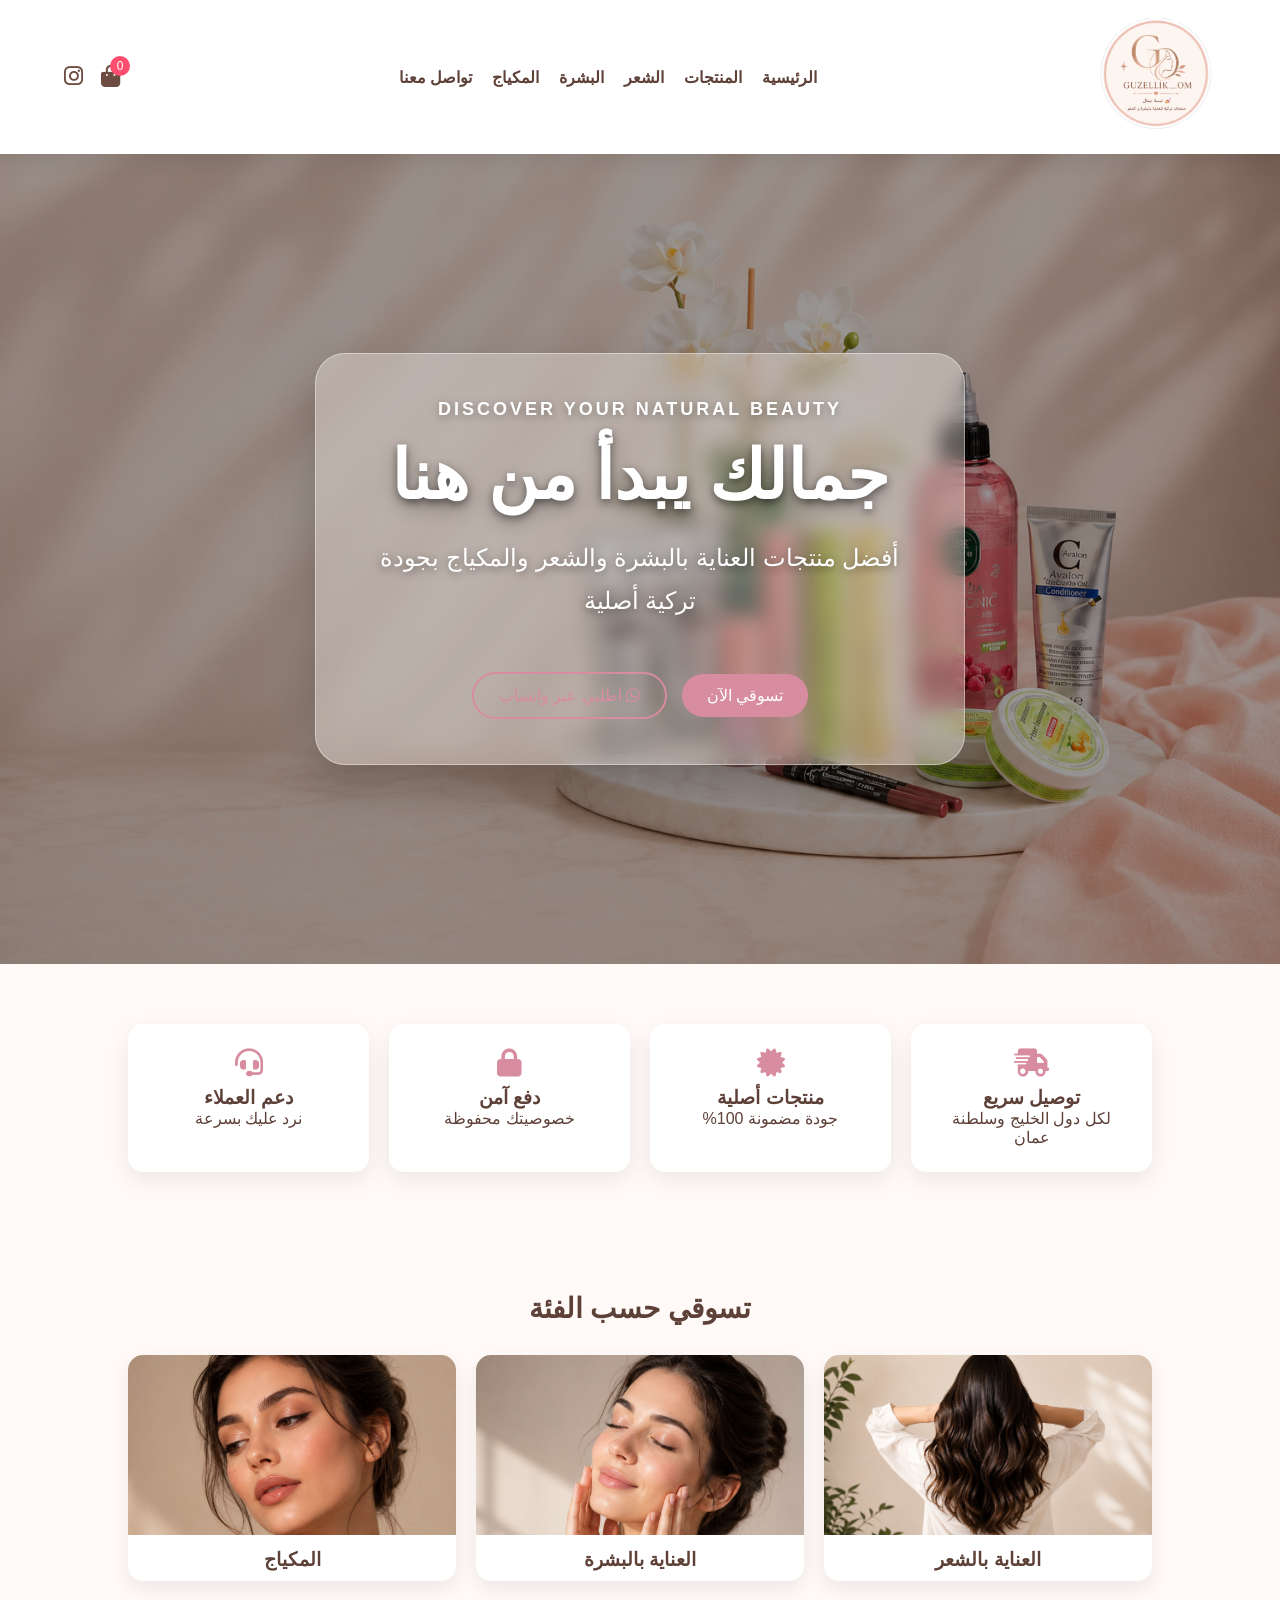
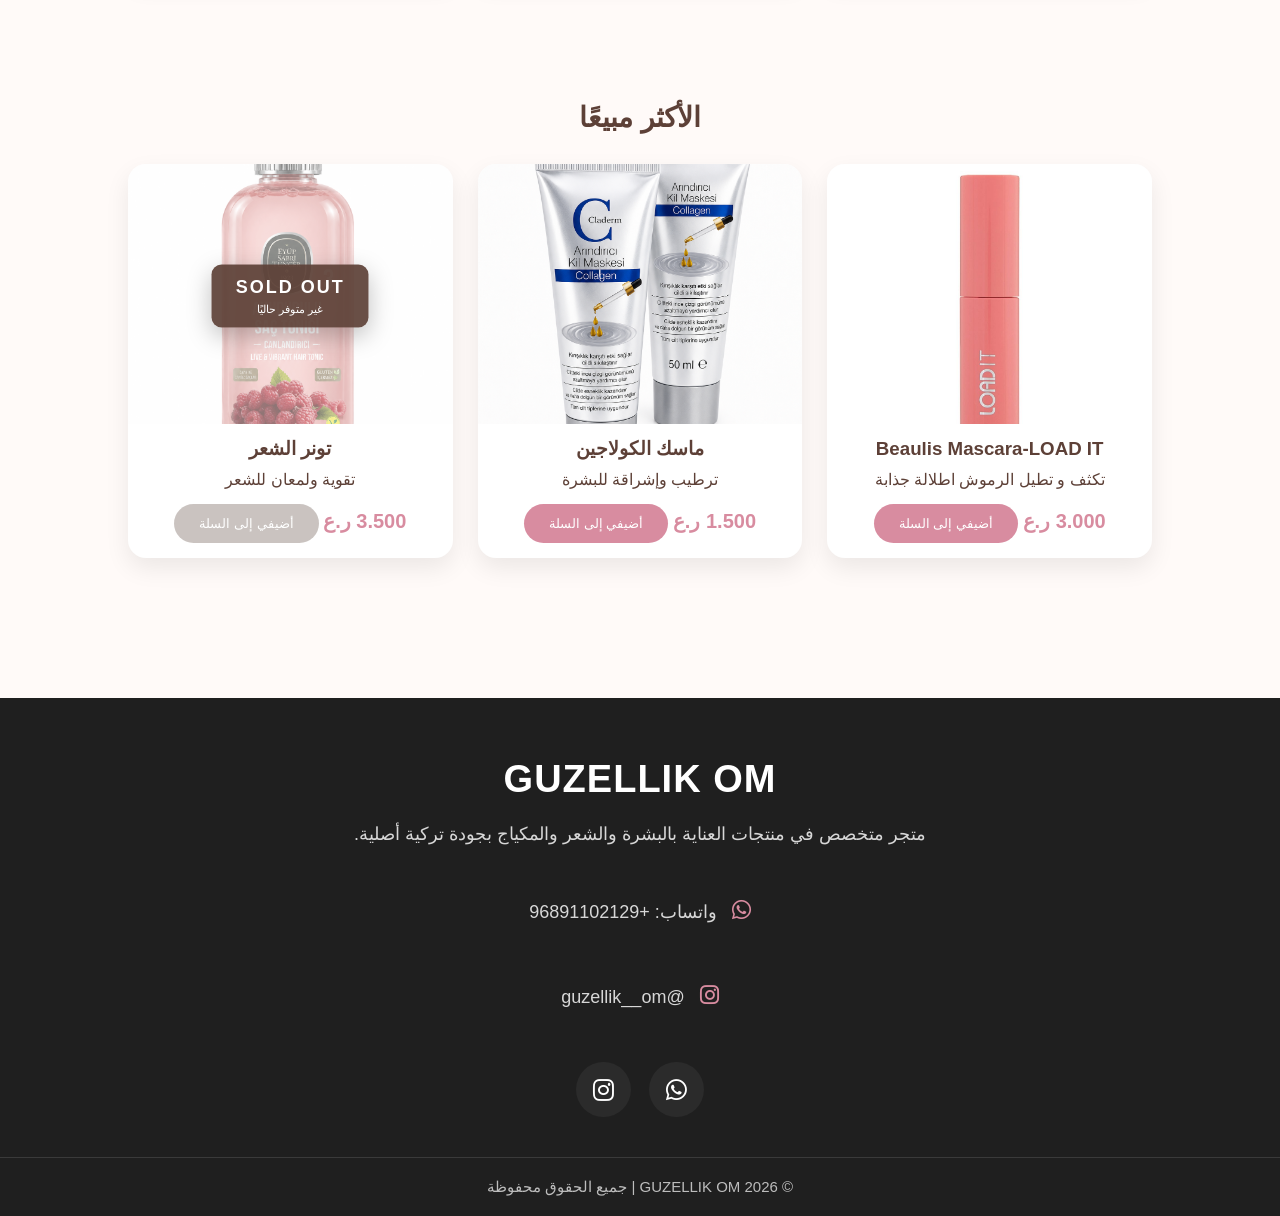
<file: index.html>
<!DOCTYPE html>
<html lang="ar" dir="rtl">

<head>

<meta charset="UTF-8">
<meta name="viewport" content="width=device-width, initial-scale=1.0">

<title>GUZELLIK OM | متجر الجمال</title>
<link rel="icon" type="image/png" href="logo.png">

<link rel="stylesheet" href="style.css">

<link rel="stylesheet"
href="https://cdnjs.cloudflare.com/ajax/libs/font-awesome/6.5.1/css/all.min.css">

</head>

<body>

<!-- ================= HEADER ================= -->
<header class="header">

<div class="container nav">

<!-- LOGO -->
<div class="logo">
<img src="logo.png" alt="GUZELLIK OM">
</div>

<!-- NAV -->
<ul class="nav-links" id="navLinks">

<li><a href="index.html">الرئيسية</a></li>
<li><a href="products.html">المنتجات</a></li>
<li><a href="hair.html">الشعر</a></li>
<li><a href="skin.html">البشرة</a></li>
<li><a href="makeup.html">المكياج</a></li>
<li><a href="contact.html">تواصل معنا</a></li>

</ul>

<!-- Mobile Menu Button -->
<div class="menu-btn">
    <i class="fa-solid fa-bars"></i>
</div>
    
<!-- ICONS -->
<div class="icons">

    <!-- Cart -->
    <a href="cart.html" class="cart-icon">
        <i class="fa-solid fa-bag-shopping"></i>
        <span id="cart-count">0</span>
    </a>

    <!-- Instagram -->
    <a href="https://instagram.com/guzellik__om" target="_blank">
        <i class="fa-brands fa-instagram"></i>
    </a>

</div>

</header>

<!-- ================= HERO ================= -->
<section class="hero">

<div class="hero-content">

<h4>DISCOVER YOUR NATURAL BEAUTY</h4>

<h1>جمالك يبدأ من هنا</h1>

<p>
أفضل منتجات العناية بالبشرة والشعر والمكياج
بجودة تركية أصلية
</p>

<a href="products.html" class="btn">
تسوقي الآن
</a>

<a href="https://wa.me/96891102129"
class="btn-outline"
target="_blank">

<i class="fa-brands fa-whatsapp"></i>
اطلبي عبر واتساب

</a>

</div>

</section>

<!-- ================= FEATURES ================= -->
<section class="features">

<div class="feature-box">
<i class="fa-solid fa-truck-fast"></i>
<h3>توصيل سريع</h3>
<p>لكل دول الخليج وسلطنة عمان</p>
</div>

<div class="feature-box">
<i class="fa-solid fa-certificate"></i>
<h3>منتجات أصلية</h3>
<p>جودة مضمونة 100%</p>
</div>

<div class="feature-box">
<i class="fa-solid fa-lock"></i>
<h3>دفع آمن</h3>
<p>خصوصيتك محفوظة</p>
</div>

<div class="feature-box">
<i class="fa-solid fa-headset"></i>
<h3>دعم العملاء</h3>
<p>نرد عليك بسرعة</p>
</div>

</section>

<!-- ================= CATEGORIES ================= -->
<section class="categories">

<h2 class="section-title">تسوقي حسب الفئة</h2>

<div class="category-grid">

<a href="hair.html" class="category-card">
<img src="hair1.png">
<h3>العناية بالشعر</h3>
</a>

<a href="skin.html" class="category-card">
<img src="sskin.png">
<h3>العناية بالبشرة</h3>
</a>

<a href="makeup.html" class="category-card">
<img src="makeup.png">
<h3>المكياج</h3>
</a>

</div>

</section>

<!-- ================= BEST SELLERS ================= -->
<section class="products-section">

<h2 class="section-title">الأكثر مبيعًا</h2>

<div class="products-grid">

<!-- PRODUCT 1 -->
<div class="product-card" data-category="makeup">

<img src="mascara3.jpeg">

<h3>Beaulis Mascara-LOAD IT</h3>

<p>تكثف و تطيل الرموش اطلالة جذابة</p>

<span class="price">3.000 ر.ع</span>

<button class="btn"
onclick="addToCart('Beaulis Mascara-LOAD IT',3.000,'mascara3.jpeg')">
أضيفي إلى السلة
</button>

</div>
    
<!-- PRODUCT 2 -->
<div class="product-card" data-category="skin">

<img src="maskcollagen.png">

<h3>ماسك الكولاجين</h3>

<p>ترطيب وإشراقة للبشرة</p>

<span class="price">1.500 ر.ع</span>

<button class="btn"
onclick="addToCart('ماسك الكولاجين',1.500,'maskcollagen.png')">
أضيفي إلى السلة
</button>

</div>


<!-- PRODUCT 3 - SOLD OUT -->
<div class="product-card sold-out" data-category="hair">

<div class="product-image">
    <img src="tonner.png">

    <div class="sold-out-badge">
        SOLD OUT
        <small>غير متوفر حاليًا</small>
    </div>
</div>

<h3>تونر الشعر</h3>

<p>تقوية ولمعان للشعر</p>

<span class="price">3.500 ر.ع</span>

<button class="btn sold-out-btn" disabled>
أضيفي إلى السلة
</button>

</div>

</div>

</section>

<footer>

<div class="footer-content">

<h2>GUZELLIK OM</h2>

<p>
متجر متخصص في منتجات العناية بالبشرة والشعر والمكياج
بجودة تركية أصلية.
</p>

<div class="contact-info">

<p>
<i class="fa-brands fa-whatsapp"></i>
واتساب: +96891102129
</p>

<p>
<i class="fa-brands fa-instagram"></i>
@guzellik__om
</p>

</div>

<div class="social-icons">

<a href="https://wa.me/96891102129" target="_blank">

<i class="fa-brands fa-whatsapp"></i>

</a>

<a href="https://instagram.com/guzellik__om" target="_blank">

<i class="fa-brands fa-instagram"></i>

</a>

</div>

</div>

<div class="footer-bottom">

© 2026 GUZELLIK OM | جميع الحقوق محفوظة

</div>

</footer>
<!-- ================= SCRIPT ================= -->
<script src="app.js"></script>


    
</body>
</html>
</file>
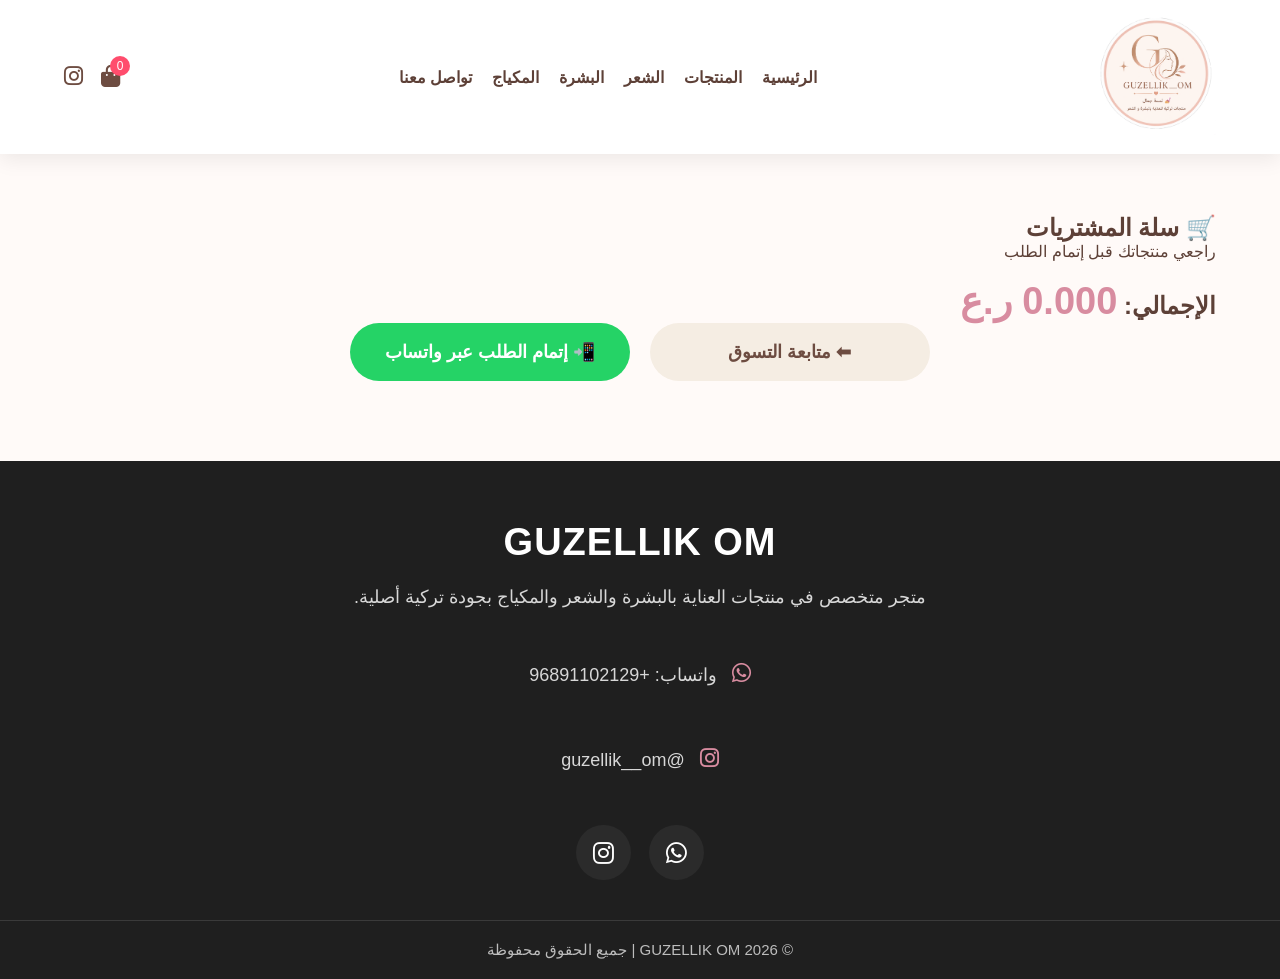
<file: cart.html>
<!DOCTYPE html>
<html lang="ar" dir="rtl">

<head>

<meta charset="UTF-8">
<meta name="viewport" content="width=device-width, initial-scale=1.0">

<title>سلة المشتريات | GUZELLIK OM</title>

<link rel="stylesheet" href="style.css">

<link rel="stylesheet"
href="https://cdnjs.cloudflare.com/ajax/libs/font-awesome/6.5.1/css/all.min.css">

</head>

<body>

<!-- ================= HEADER ================= -->
<header class="header">

<div class="container nav">

<!-- LOGO -->
<div class="logo">
<img src="logo.png" alt="GUZELLIK OM">
</div>

<!-- NAV -->
<ul class="nav-links" id="navLinks">

<li><a href="index.html">الرئيسية</a></li>
<li><a href="products.html">المنتجات</a></li>
<li><a href="hair.html">الشعر</a></li>
<li><a href="skin.html">البشرة</a></li>
<li><a href="makeup.html">المكياج</a></li>
<li><a href="contact.html">تواصل معنا</a></li>

</ul>

<!-- ICONS -->
<div class="icons"> 
<!-- Mobile Menu Button -->
<div class="menu-btn">
    <i class="fa-solid fa-bars"></i>
</div>

    
    <!-- Cart -->
    <a href="cart.html" class="cart-icon">
        <i class="fa-solid fa-bag-shopping"></i>
        <span id="cart-count">0</span>
    </a>

    <!-- Instagram -->
    <a href="https://instagram.com/guzellik__om" target="_blank">
        <i class="fa-brands fa-instagram"></i>
    </a>

</div>

</header>

<!-- ================= CART TITLE ================= -->
<section class="cart">

<h1>🛒 سلة المشتريات</h1>

<p class="cart-text">
راجعي منتجاتك قبل إتمام الطلب
</p>
<br>
<!-- ================= CART ITEMS ================= -->
<div id="cart-items"></div>

<!-- ================= TOTAL ================= -->
<div class="cart-total">

<h2>الإجمالي: <span id="total">0.000 ر.ع</span></h2>

</div>

<!-- ================= BUTTONS ================= -->
<div class="cart-buttons">

<a href="products.html" class="continue">
⬅ متابعة التسوق
</a>

<a id="checkout" class="checkout" target="_blank">
📲 إتمام الطلب عبر واتساب
</a>

</div>

</section>

<!-- ================= FOOTER ================= -->
<footer>

<div class="footer-content">

<h2>GUZELLIK OM</h2>

<p>
متجر متخصص في منتجات العناية بالبشرة والشعر والمكياج
بجودة تركية أصلية.
</p>

<div class="contact-info">

<p>
<i class="fa-brands fa-whatsapp"></i>
واتساب: +96891102129
</p>

<p>
<i class="fa-brands fa-instagram"></i>
@guzellik__om
</p>

</div>

<div class="social-icons">

<a href="https://wa.me/96891102129" target="_blank">

<i class="fa-brands fa-whatsapp"></i>

</a>

<a href="https://instagram.com/guzellik__om" target="_blank">

<i class="fa-brands fa-instagram"></i>

</a>

</div>

</div>

<div class="footer-bottom">

© 2026 GUZELLIK OM | جميع الحقوق محفوظة

</div>

</footer>

<!-- ================= SCRIPT ================= -->
<script src="app.js"></script>
    
</body>
</html>
</file>
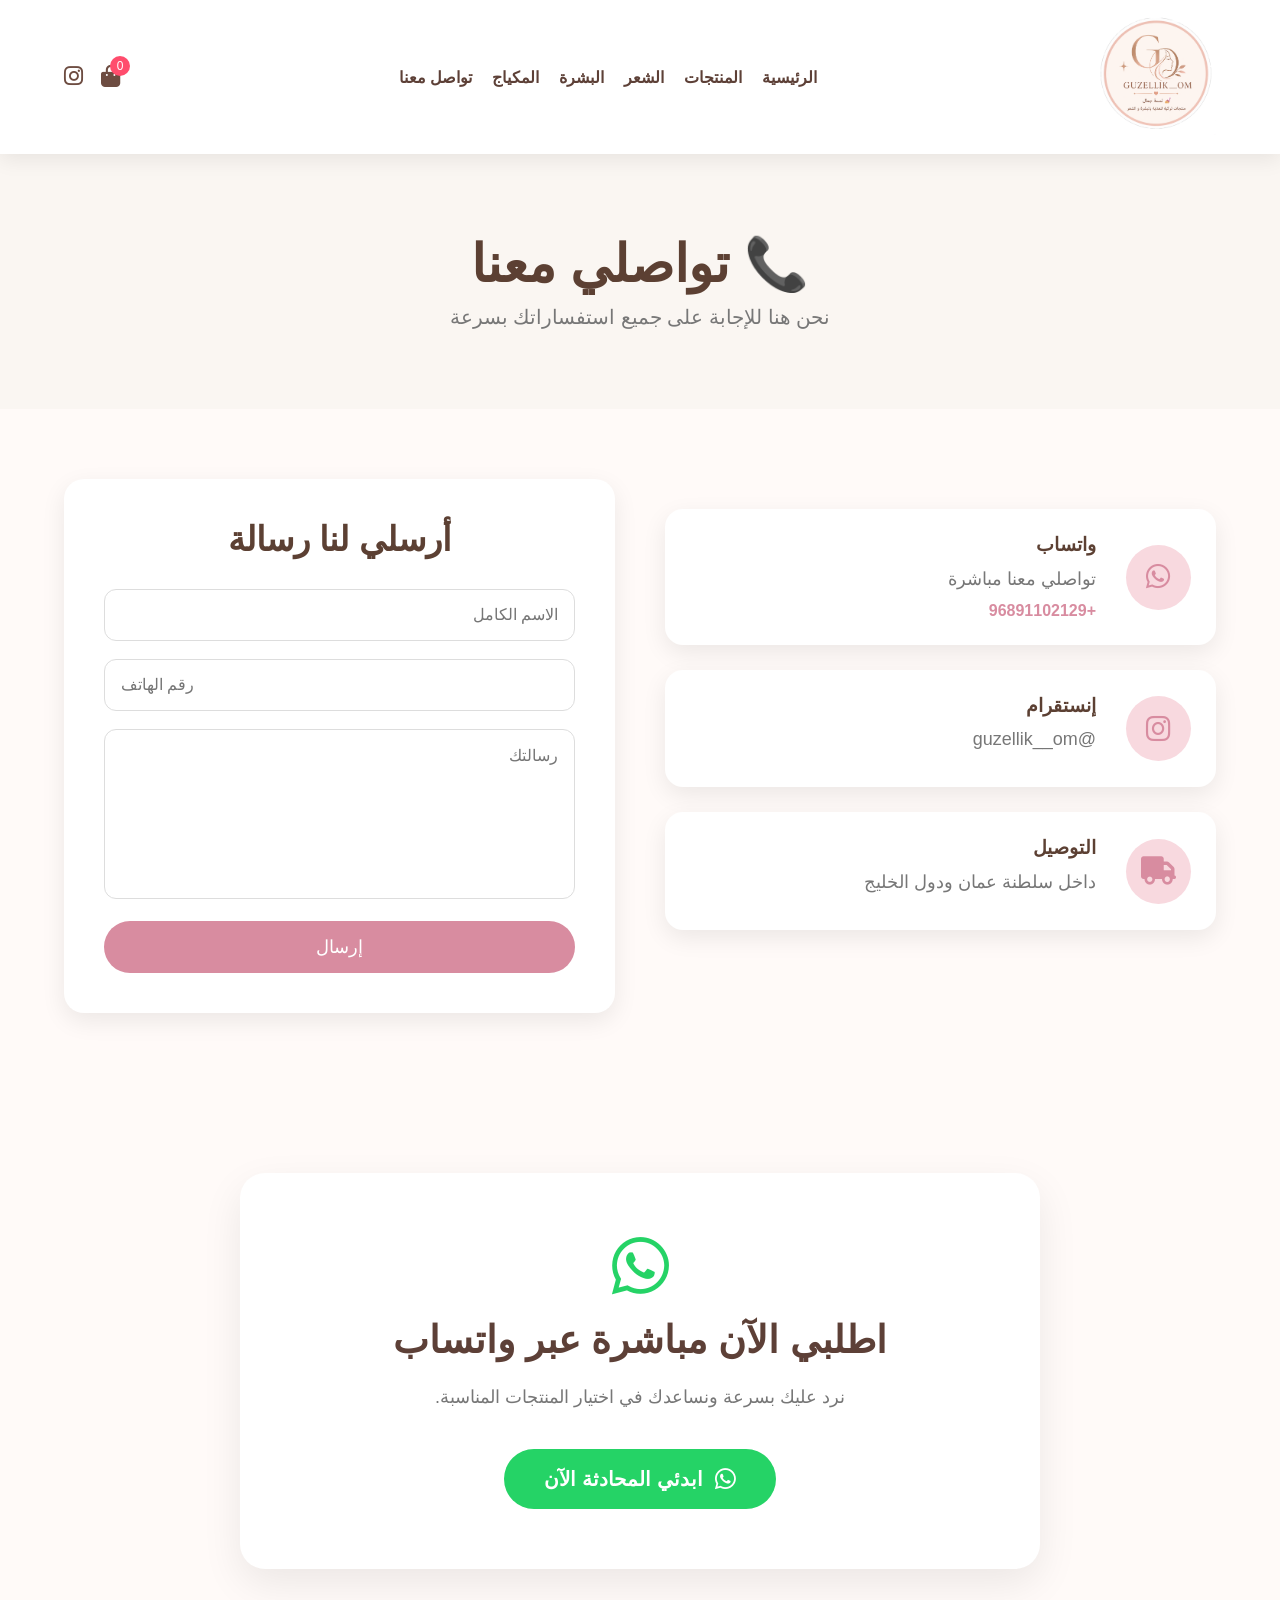
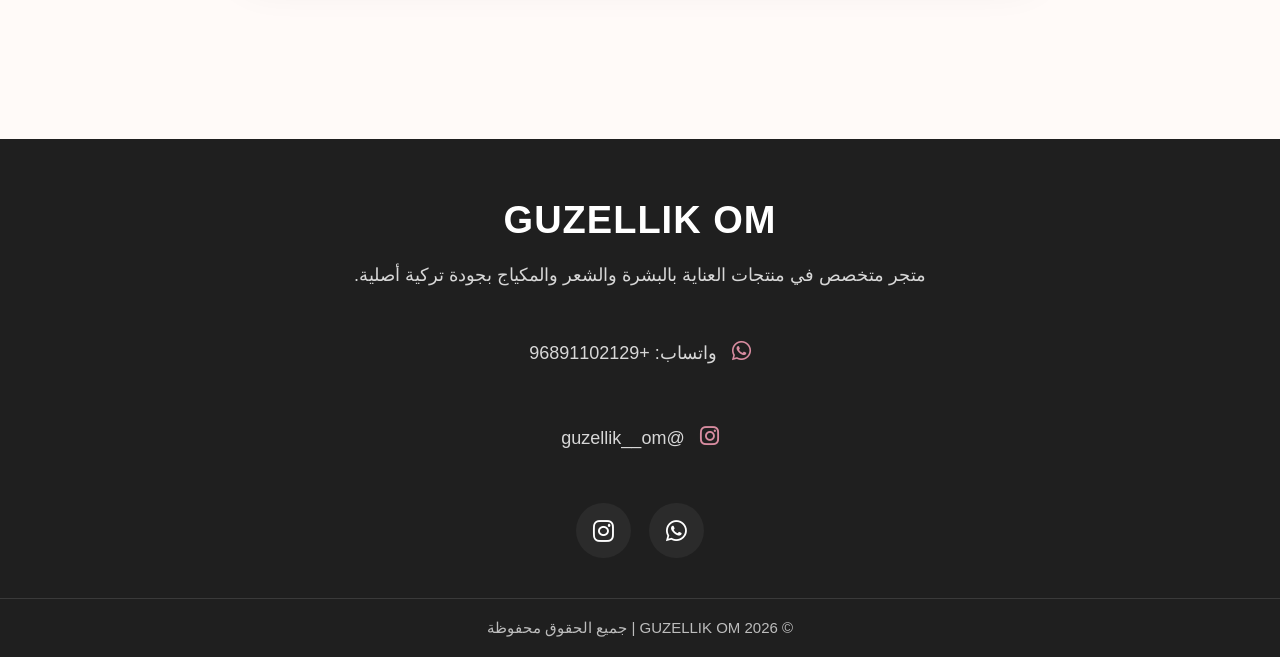
<file: contact.html>
<!DOCTYPE html>
<html lang="ar" dir="rtl">

<head>

<meta charset="UTF-8">
<meta name="viewport" content="width=device-width, initial-scale=1.0">

<title>تواصل معنا | GUZELLIK OM</title>

<link rel="stylesheet" href="style.css">

<link rel="stylesheet"
href="https://cdnjs.cloudflare.com/ajax/libs/font-awesome/6.5.1/css/all.min.css">

</head>

<body>

<!-- ================= HEADER ================= -->
<header class="header" >

<div class="container nav">

<!-- LOGO -->
<div class="logo">
<img src="logo.png" alt="GUZELLIK OM">
</div>

<!-- NAV -->
<ul class="nav-links" id="navLinks">

<li><a href="index.html">الرئيسية</a></li>
<li><a href="products.html">المنتجات</a></li>
<li><a href="hair.html">الشعر</a></li>
<li><a href="skin.html">البشرة</a></li>
<li><a href="makeup.html">المكياج</a></li>
<li><a href="contact.html">تواصل معنا</a></li>

</ul>

<!-- ICONS -->
<div class="icons">
<!-- Mobile Menu Button -->
<div class="menu-btn">
    <i class="fa-solid fa-bars"></i>
</div>
    
    <!-- Cart -->
    <a href="cart.html" class="cart-icon">
        <i class="fa-solid fa-bag-shopping"></i>
        <span id="cart-count">0</span>
    </a>

    <!-- Instagram -->
    <a href="https://instagram.com/guzellik__om" target="_blank">
        <i class="fa-brands fa-instagram"></i>
    </a>

</div>

</header>

<!-- ================= HERO ================= -->
<section class="contact-hero">

<h1>📞 تواصلي معنا</h1>

<p>نحن هنا للإجابة على جميع استفساراتك بسرعة</p>

</section>

<!-- ================= CONTACT INFO ================= -->
<section class="contact-container">

<div class="contact-info">

<div class="info-box">
<i class="fa-brands fa-whatsapp"></i>

<div>
<h3>واتساب</h3>
<p>تواصلي معنا مباشرة</p>
<a href="#">+96891102129</a>
</div>

</div>

<div class="info-box">

<i class="fa-brands fa-instagram"></i>

<div>
<h3>إنستقرام</h3>
<p>@guzellik__om</p>
</div>

</div>

<div class="info-box">

<i class="fa-solid fa-truck"></i>

<div>
<h3>التوصيل</h3>
<p>داخل سلطنة عمان ودول الخليج</p>
</div>

</div>

</div>

<div class="contact-form">

<h2>أرسلي لنا رسالة</h2>

<input type="text" id="name" placeholder="الاسم الكامل">

<input type="tel" id="phone" placeholder="رقم الهاتف">

<textarea id="message" placeholder="رسالتك"></textarea>

<button onclick="sendWhatsApp()">
إرسال
</button>

</div>

</section>

<!-- ================= WHATSAPP CTA ================= -->

<section class="whatsapp-section">

    <div class="whatsapp-box">

        <i class="fa-brands fa-whatsapp"></i>

        <h2>اطلبي الآن مباشرة عبر واتساب</h2>

        <p>
            نرد عليك بسرعة ونساعدك في اختيار المنتجات المناسبة.
        </p>

        <a href="https://wa.me/96891102129" class="whatsapp-btn" target="_blank">

            <i class="fa-brands fa-whatsapp"></i>

            ابدئي المحادثة الآن

        </a>

    </div>

</section>

<!-- ================= FOOTER ================= -->
<footer>

<div class="footer-content">

<h2>GUZELLIK OM</h2>

<p>
متجر متخصص في منتجات العناية بالبشرة والشعر والمكياج
بجودة تركية أصلية.
</p>

<div class="contact-info">

<p>
<i class="fa-brands fa-whatsapp"></i>
واتساب: +96891102129
</p>

<p>
<i class="fa-brands fa-instagram"></i>
@guzellik__om
</p>

</div>

<div class="social-icons">

<a href="https://wa.me/96891102129" target="_blank">

<i class="fa-brands fa-whatsapp"></i>

</a>

<a href="https://instagram.com/guzellik__om" target="_blank">

<i class="fa-brands fa-instagram"></i>

</a>

</div>

</div>

<div class="footer-bottom">

© 2026 GUZELLIK OM | جميع الحقوق محفوظة

</div>

</footer>

<!-- ================= SCRIPT ================= -->
<script src="app.js"></script>

    
</body>
</html>
</file>
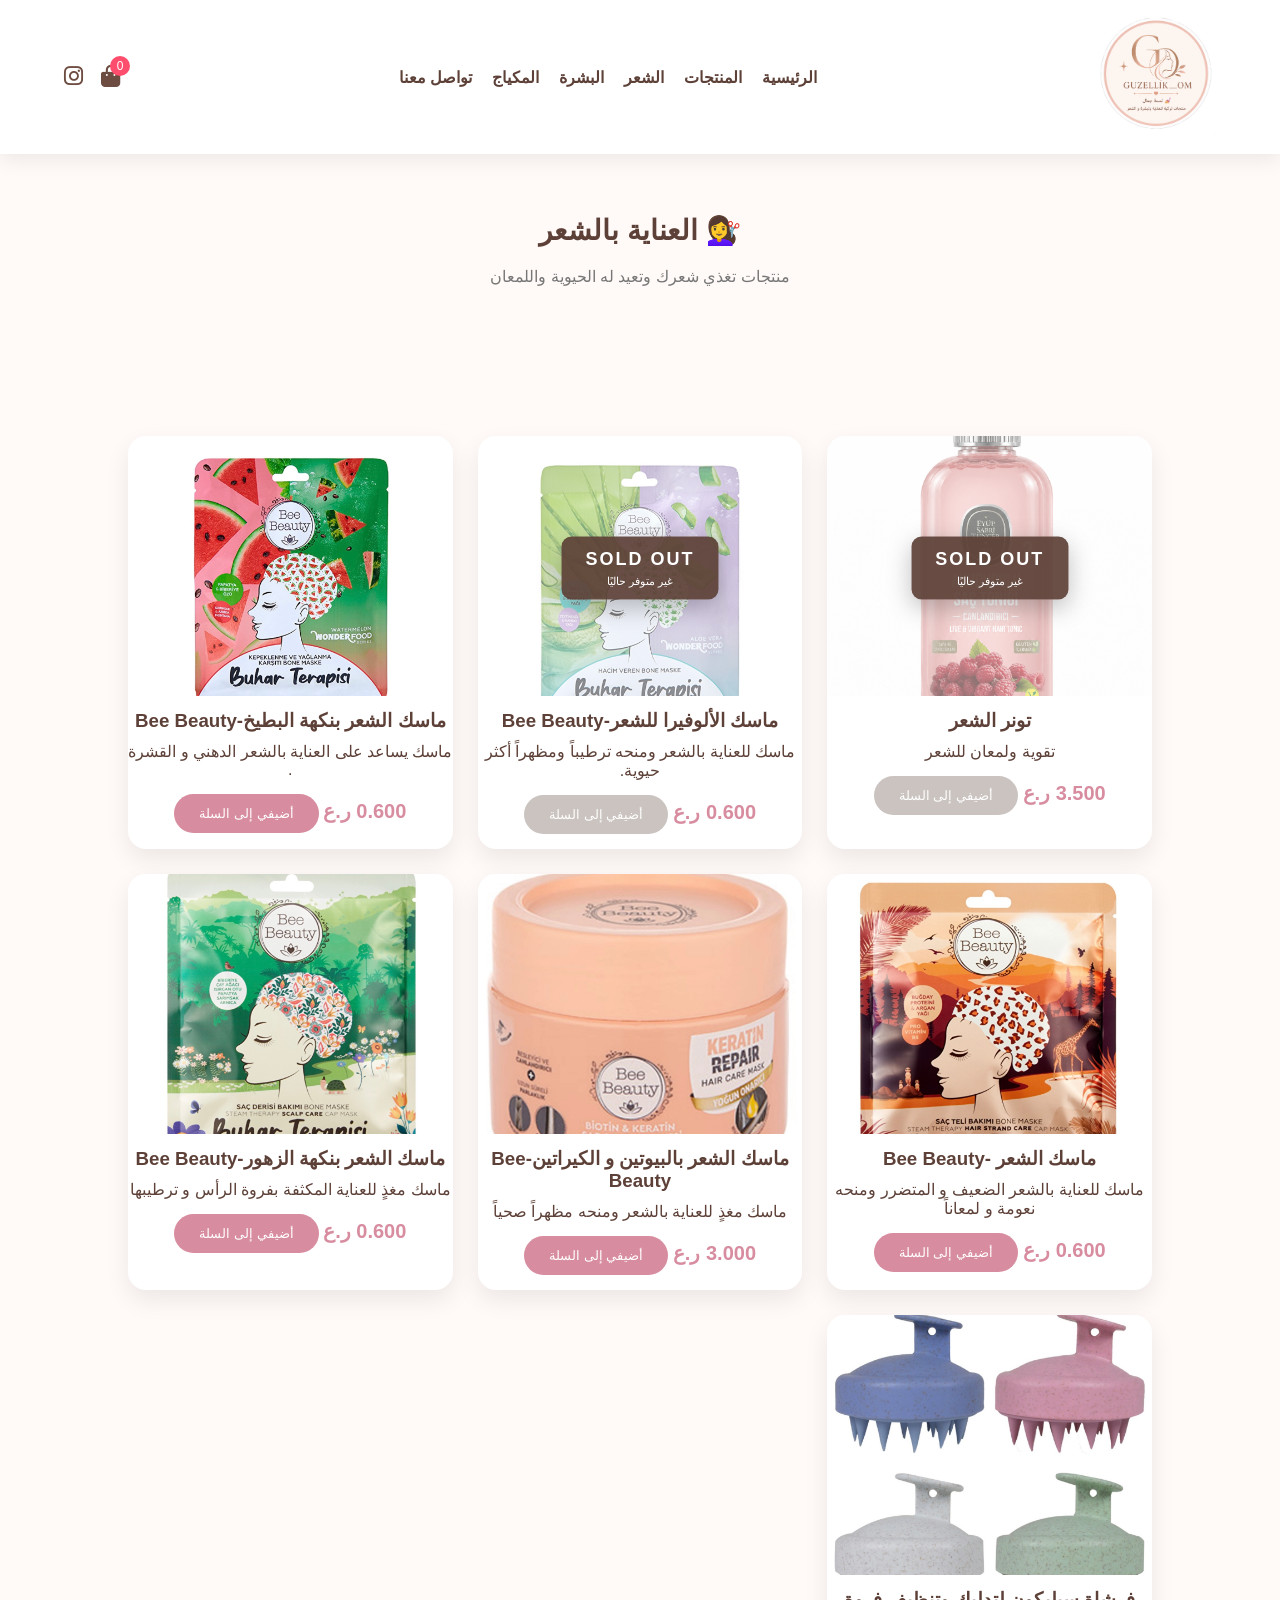
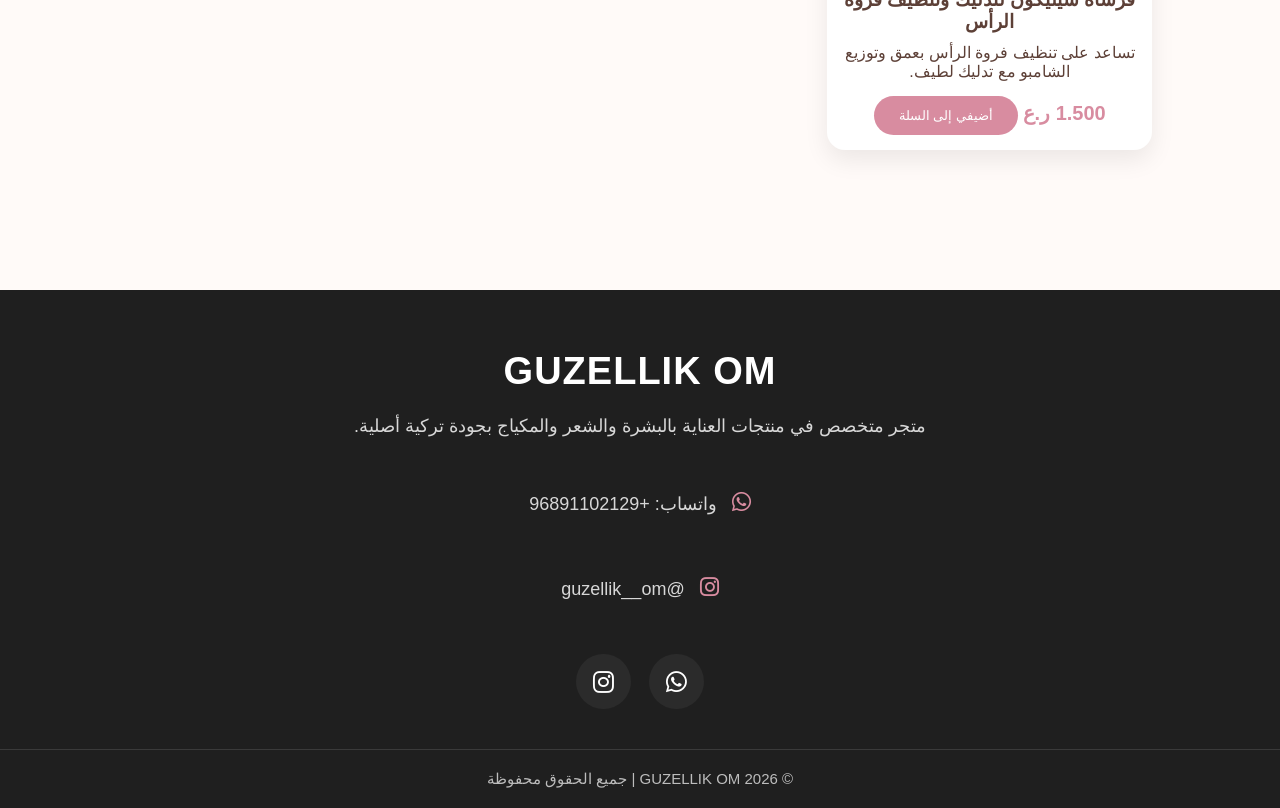
<file: hair.html>
<!DOCTYPE html>
<html lang="ar" dir="rtl">

<head>

<meta charset="UTF-8">
<meta name="viewport" content="width=device-width, initial-scale=1.0">

<title>العناية بالشعر | GUZELLIK OM</title>

<link rel="stylesheet" href="style.css">	

<link rel="stylesheet"
href="https://cdnjs.cloudflare.com/ajax/libs/font-awesome/6.5.1/css/all.min.css">

</head>

<body>

<!-- ================= HEADER ================= -->
<header class="header">

<div class="container nav">

<!-- LOGO -->
<div class="logo">
<img src="logo.png" alt="GUZELLIK OM">
</div>

<!-- NAV -->
<ul class="nav-links" id="navLinks">

<li><a href="index.html">الرئيسية</a></li>
<li><a href="products.html">المنتجات</a></li>
<li><a href="hair.html">الشعر</a></li>
<li><a href="skin.html">البشرة</a></li>
<li><a href="makeup.html">المكياج</a></li>
<li><a href="contact.html">تواصل معنا</a></li>

</ul>

<!-- ICONS -->
<div class="icons">
<!-- Mobile Menu Button -->
<div class="menu-btn">
    <i class="fa-solid fa-bars"></i>
</div>
    <!-- Cart -->
    <a href="cart.html" class="cart-icon">
        <i class="fa-solid fa-bag-shopping"></i>
        <span id="cart-count">0</span>
    </a>

    <!-- Instagram -->
    <a href="https://instagram.com/guzellik__om" target="_blank">
        <i class="fa-brands fa-instagram"></i>
    </a>

</div>

</header>

<!-- ================= TITLE ================= -->
<section class="categories">

<h2 class="section-title">💇‍♀️ العناية بالشعر</h2>

<p style="color:#777; margin-top:-10px;">
منتجات تغذي شعرك وتعيد له الحيوية واللمعان
</p>

</section>

<!-- ================= PRODUCTS ================= -->
<section class="products-section">

<div class="products-grid">

<!-- PRODUCT 1 - SOLD OUT -->
<div class="product-card sold-out" data-category="hair">

<div class="product-image">
    <img src="tonner.png">

    <div class="sold-out-badge">
        SOLD OUT
        <small>غير متوفر حاليًا</small>
    </div>
</div>

<h3>تونر الشعر</h3>

<p>تقوية ولمعان للشعر</p>

<span class="price">3.500 ر.ع</span>

<button class="btn sold-out-btn" disabled>
أضيفي إلى السلة
</button>

</div>
<!-- PRODUCT 2 - SOLD OUT -->
<div class="product-card sold-out" data-category="hair">

<div class="product-image">
    <img src="alofera.PNG">

    <div class="sold-out-badge">
        SOLD OUT
        <small>غير متوفر حاليًا</small>
    </div>
</div>

<h3>ماسك الألوفيرا للشعر-Bee Beauty</h3>

<p>ماسك للعناية بالشعر ومنحه ترطيباً ومظهراً أكثر حيوية.</p>

<span class="price">0.600 ر.ع</span>

<button class="btn sold-out-btn" disabled>
أضيفي إلى السلة 
</button>

</div>
    
<!-- PRODUCT 3 -->
<div class="product-card" data-category="hair">

<img src="maskhair.PNG">

<h3>ماسك الشعر بنكهة البطيخ-Bee Beauty</h3>

<p>ماسك يساعد على العناية بالشعر الدهني و القشرة .</p>

<span class="price">0.600 ر.ع</span>

<button class="btn"
onclick="addToCart('ماسك الشعر بنكهة البطيخ-Bee Beauty',0.600,'maskhair.PNG')">
أضيفي إلى السلة
</button>

</div>

<!-- PRODUCT 4 -->
<div class="product-card" data-category="hair">

<img src="maskhair1.PNG">

<h3>ماسك الشعر -Bee Beauty</h3>

<p>ماسك للعناية بالشعر الضعيف و المتضرر ومنحه نعومة و لمعاناً</p>

<span class="price">0.600 ر.ع</span>

<button class="btn"
onclick="addToCart('ماسك الشعر -Bee Beauty',0.600,'maskhair1.PNG')">
أضيفي إلى السلة
</button>

</div>

<!-- PRODUCT 5 -->
<div class="product-card" data-category="hair">

<img src="maskhair2.PNG">

<h3>ماسك الشعر بالبيوتين و الكيراتين-Bee Beauty</h3>

<p>ماسك مغذٍ للعناية بالشعر ومنحه مظهراً صحياً</p>

<span class="price">3.000 ر.ع</span>

<button class="btn"
onclick="addToCart('ماسك الشعر بالبيوتين و الكيراتين-Bee Beauty',3.000,'maskhair2.PNG')">
أضيفي إلى السلة
</button>

</div

<!-- PRODUCT 6 -->
<div class="product-card" data-category="hair">

<img src="maskhair3.PNG">

<h3>ماسك الشعر بنكهة الزهور-Bee Beauty</h3>

<p>ماسك مغذٍ للعناية المكثفة بفروة الرأس و ترطيبها</p>

<span class="price">0.600 ر.ع</span>

<button class="btn"
onclick="addToCart('ماسك الشعر بنكهة الزهور-Bee Beauty',0.600,'maskhair3.PNG')">
أضيفي إلى السلة
</button>

</div>

       <!-- PRODUCT 7 -->
<div class="product-card" data-category="hair">

<img src="hair3.PNG">

<h3>فرشاة سيليكون لتدليك وتنظيف فروة الرأس </h3>

<p>تساعد على تنظيف فروة الرأس بعمق وتوزيع الشامبو مع تدليك لطيف.</p>

<span class="price">1.500 ر.ع</span>

<button class="btn"
onclick="addToCart('فرشاة سيليكون لتدليك وتنظيف فروة الرأس',1.500,'hair3.png')">
أضيفي إلى السلة
</button>

</div>
    
</div>

</section>

<!-- ================= FOOTER ================= -->
<footer>

<div class="footer-content">

<h2>GUZELLIK OM</h2>

<p>
متجر متخصص في منتجات العناية بالبشرة والشعر والمكياج
بجودة تركية أصلية.
</p>

<div class="contact-info">

<p>
<i class="fa-brands fa-whatsapp"></i>
واتساب: +96891102129
</p>

<p>
<i class="fa-brands fa-instagram"></i>
@guzellik__om
</p>

</div>

<div class="social-icons">

<a href="https://wa.me/96891102129" target="_blank">

<i class="fa-brands fa-whatsapp"></i>

</a>

<a href="https://instagram.com/guzellik__om" target="_blank">

<i class="fa-brands fa-instagram"></i>

</a>

</div>

</div>

<div class="footer-bottom">

© 2026 GUZELLIK OM | جميع الحقوق محفوظة

</div>

</footer>

<!-- ================= SCRIPT ================= -->
<script src="app.js"></script>

    
</body>
</html>
</file>
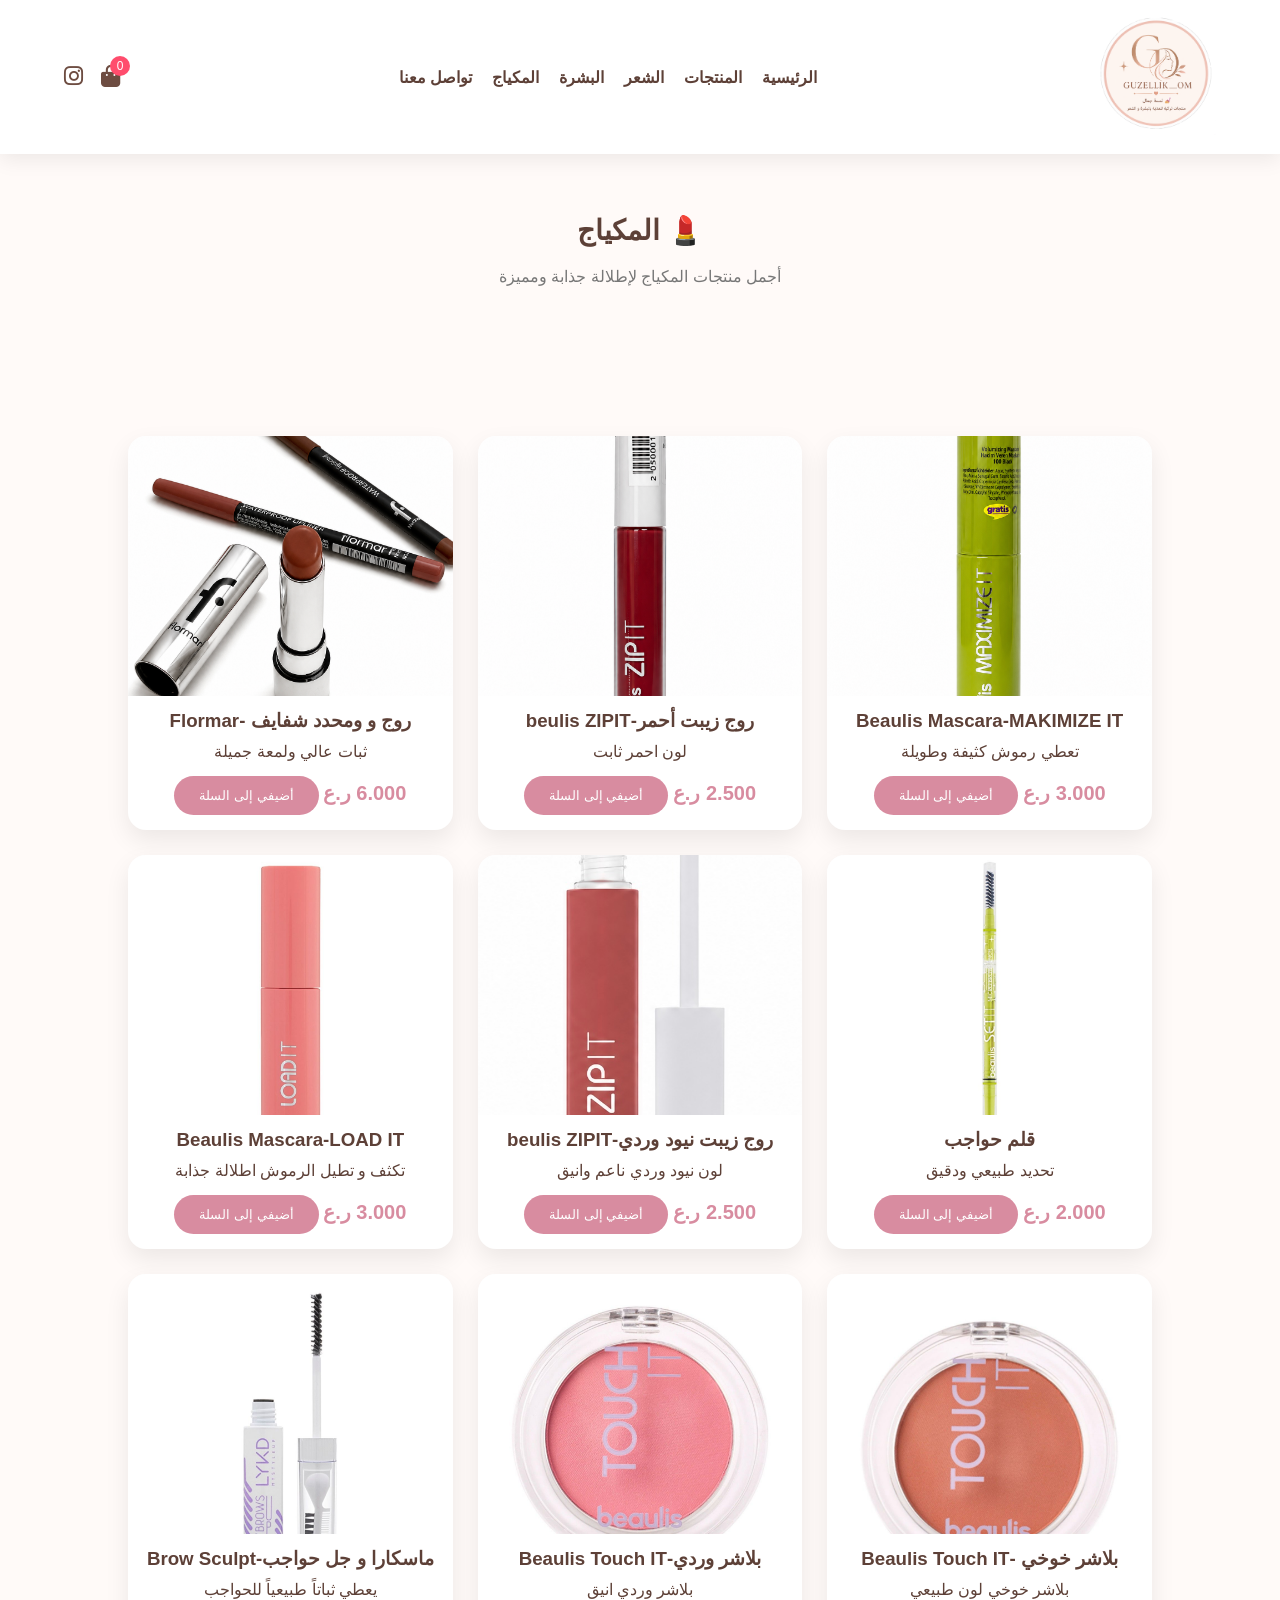
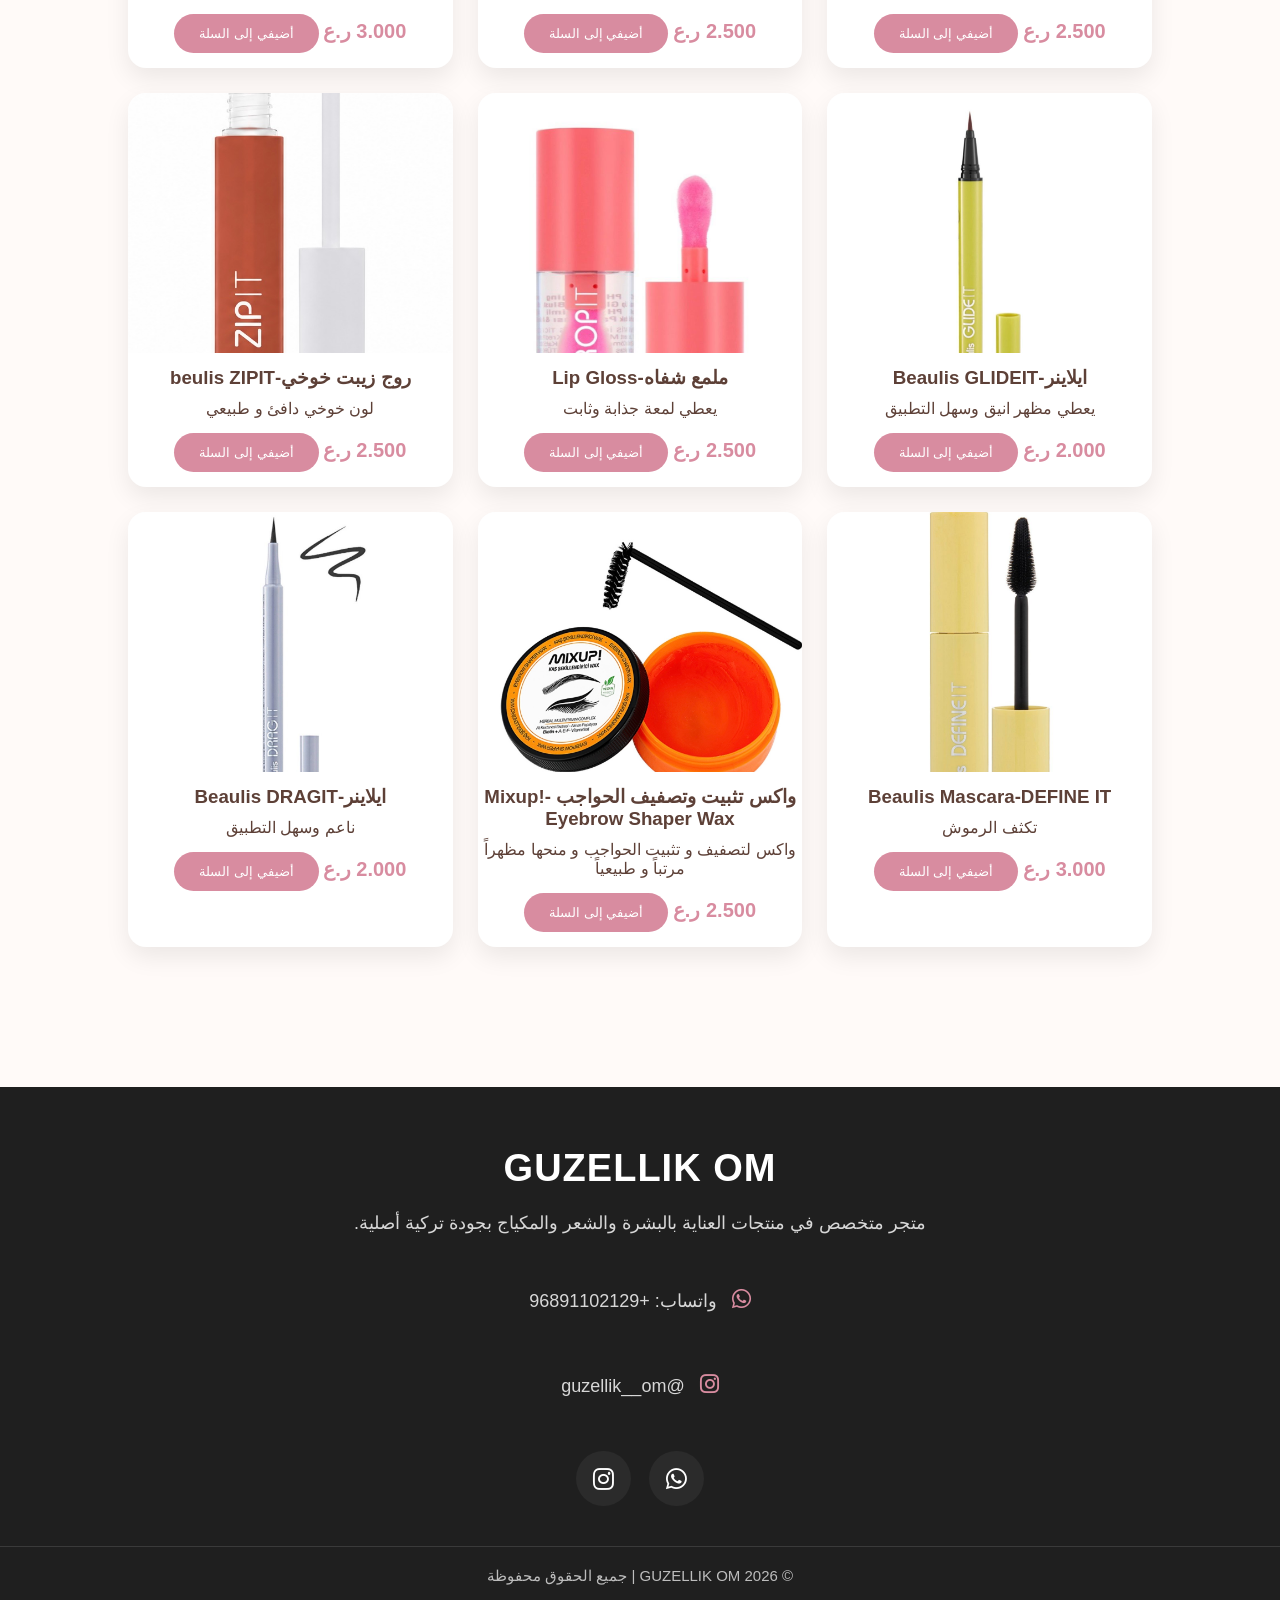
<file: makeup.html>
<!DOCTYPE html>
<html lang="ar" dir="rtl">

<head>

<meta charset="UTF-8">
<meta name="viewport" content="width=device-width, initial-scale=1.0">

<title>المكياج | GUZELLIK OM</title>

<link rel="stylesheet" href="style.css">

<link rel="stylesheet"
href="https://cdnjs.cloudflare.com/ajax/libs/font-awesome/6.5.1/css/all.min.css">

</head>

<body>

<!-- ================= HEADER ================= -->
<header class="header">

<div class="container nav">

<!-- LOGO -->
<div class="logo">
<img src="logo.png" alt="GUZELLIK OM">
</div>

<!-- NAV -->
<ul class="nav-links" id="navLinks">

<li><a href="index.html">الرئيسية</a></li>
<li><a href="products.html">المنتجات</a></li>
<li><a href="hair.html">الشعر</a></li>
<li><a href="skin.html">البشرة</a></li>
<li><a href="makeup.html">المكياج</a></li>
<li><a href="contact.html">تواصل معنا</a></li>

</ul>

<!-- ICONS -->
<div class="icons">
<!-- Mobile Menu Button -->
<div class="menu-btn">
    <i class="fa-solid fa-bars"></i>
</div>
    
    <!-- Cart -->
    <a href="cart.html" class="cart-icon">
        <i class="fa-solid fa-bag-shopping"></i>
        <span id="cart-count">0</span>
    </a>

    <!-- Instagram -->
    <a href="https://instagram.com/guzellik__om" target="_blank">
        <i class="fa-brands fa-instagram"></i>
    </a>

</div>

</header>

<!-- ================= TITLE ================= -->
<section class="categories">

<h2 class="section-title">💄 المكياج</h2>

<p style="color:#777; margin-top:-10px;">
أجمل منتجات المكياج لإطلالة جذابة ومميزة
</p>

</section>

<!-- ================= PRODUCTS ================= -->
<section class="products-section">

<div class="products-grid">

<!-- PRODUCT 1 -->
<div class="product-card" data-category="makeup">

<img src="greenmascara.png">

<h3>Beaulis Mascara-MAKIMIZE IT</h3>

<p>تعطي رموش كثيفة وطويلة</p>

<span class="price">3.000 ر.ع</span>

<button class="btn"
onclick="addToCart('Beaulis Mascara-MAKIMIZE IT',3.000,'greenmascara.png')">
أضيفي إلى السلة
</button>

</div>

<!-- PRODUCT 2 -->
<div class="product-card" data-category="makeup">

<img src="Lipstick.png">

<h3>روج زيبت أحمر-beulis ZIPIT</h3>

<p>لون احمر ثابت</p>

<span class="price">2.500 ر.ع</span>

<button class="btn"
onclick="addToCart('روج زيبت أحمر-beulis ZIPIT',2.500,'Lipstick.png')">
أضيفي إلى السلة
</button>

</div>

<!-- PRODUCT 3 -->
<div class="product-card" data-category="makeup">

<img src="flormar.png">

<h3>روج و ومحدد شفايف -Flormar</h3>

<p>ثبات عالي ولمعة جميلة</p>

<span class="price">6.000 ر.ع</span>

<button class="btn"
onclick="addToCart('روج و ومحدد شفايف -Flormar',6.000,'flormar.png')">
أضيفي إلى السلة
</button>

</div>

<!-- PRODUCT 4 -->
<div class="product-card" data-category="makeup">

<img src="browpencil.jpeg">

<h3>قلم حواجب</h3>

<p>تحديد طبيعي ودقيق</p>

<span class="price">2.000 ر.ع</span>

<button class="btn"
onclick="addToCart('قلم حواجب',2.000,'browpencil.jpeg')">
أضيفي إلى السلة
</button>

</div>

<!-- PRODUCT 5 -->
<div class="product-card" data-category="makeup">

<img src="lipstik2.png">

<h3>روج زيبت نيود وردي-beulis ZIPIT</h3>

<p>لون نيود وردي ناعم وانيق</p>

<span class="price">2.500 ر.ع</span>

<button class="btn"
onclick="addToCart('روج زيبت نيود وردي-beulis ZIPIT',2.500,'lipstik2.png')">
أضيفي إلى السلة
</button>

</div>

<!-- PRODUCT 6 -->
<div class="product-card" data-category="makeup">

<img src="mascara3.jpeg">

<h3>Beaulis Mascara-LOAD IT</h3>

<p>تكثف و تطيل الرموش اطلالة جذابة</p>

<span class="price">3.000 ر.ع</span>

<button class="btn"
onclick="addToCart('Beaulis Mascara-LOAD IT',3.000,'mascara3.jpeg')">
أضيفي إلى السلة
</button>

</div>

<!-- PRODUCT 7-->
<div class="product-card" data-category="makeup">

<img src="blush1.jpeg">

<h3>بلاشر خوخي -Beaulis Touch IT</h3>

<p>بلاشر خوخي لون طبيعي</p>

<span class="price">2.500 ر.ع</span>

<button class="btn"
onclick="addToCart('بلاشر خوخي -Beaulis Touch IT',2.500,'blush1.jpeg')">
أضيفي إلى السلة
</button>

</div>

<!-- PRODUCT 8 -->
<div class="product-card" data-category="makeup">

<img src="blush2.jpeg">

<h3>بلاشر وردي-Beaulis Touch IT</h3>

<p>بلاشر وردي انيق</p>

<span class="price">2.500 ر.ع</span>

<button class="btn"
onclick="addToCart('بلاشر وردي-Beaulis Touch IT',2.500,'blush2.jpeg')">
أضيفي إلى السلة
</button>

</div>

<!-- PRODUCT 9 -->
<div class="product-card" data-category="makeup">

<img src="brwo.jpeg">

<h3>ماسكارا و جل حواجب-Brow Sculpt</h3>

<p>يعطي ثباتاً طبيعياً للحواجب</p>

<span class="price">3.000 ر.ع</span>

<button class="btn"
onclick="addToCart('ماسكارا و جل حواجب-Brow Sculpt',3.000,'brwo.jpeg')">
أضيفي إلى السلة
</button>

</div>

<!-- PRODUCT 10 -->
<div class="product-card" data-category="makeup">

<img src="Eyeliner.jpeg">

<h3>ايلاينر-Beaulis GLIDEIT</h3>

<p>يعطي مظهر انيق وسهل التطبيق</p>

<span class="price">2.000 ر.ع</span>

<button class="btn"
onclick="addToCart('ايلاينر-Beaulis GLIDEIT',2.000,'Eyeliner.jpeg')">
أضيفي إلى السلة
</button>

</div>

 <!-- PRODUCT 11 -->
<div class="product-card" data-category="makeup">

<img src="lip.jpeg">

<h3>ملمع شفاه-Lip Gloss</h3>

<p>يعطي لمعة جذابة وثابت</p>

<span class="price">2.500 ر.ع</span>

<button class="btn"
onclick="addToCart('ملمع شفاه-Lip Gloss',2.500,'lip.jpeg')">
أضيفي إلى السلة
</button>

</div>

<!-- PRODUCT 12 -->
<div class="product-card" data-category="makeup">

<img src="lipstik3.png">

<h3>روج زيبت خوخي-beulis ZIPIT</h3>

<p>لون خوخي دافئ و طبيعي</p>

<span class="price">2.500 ر.ع</span>

<button class="btn"
onclick="addToCart('روج زيبت خوخي-beulis ZIPIT',2.500,'lipstik3.png')">
أضيفي إلى السلة
</button>

</div>  

<!-- PRODUCT 13 -->
<div class="product-card" data-category="makeup">

<img src="yellowmaskara.jpeg">

<h3>Beaulis Mascara-DEFINE IT</h3>

<p>تكثف الرموش</p>

<span class="price">3.000 ر.ع</span>

<button class="btn"
onclick="addToCart('Beaulis Mascara-DEFINE IT',3.000,'yellowmaskara.jpeg')">
أضيفي إلى السلة
</button>

</div>

<!-- PRODUCT 14 -->
<div class="product-card" data-category="makeup">

<img src="brow2.PNG">

<h3>واكس تثبيت وتصفيف الحواجب -Mixup! Eyebrow Shaper Wax</h3>

<p>واكس لتصفيف و تثبيت الحواجب و منحها مظهراً مرتباً و طبيعياً</p>

<span class="price">2.500 ر.ع</span>

<button class="btn"
onclick="addToCart('واكس تثبيت وتصفيف الحواجب -Mixup! Eyebrow Shaper Wax',2.500,'brow2.PNG')">
أضيفي إلى السلة
</button>

</div>

<!-- PRODUCT 15 -->
<div class="product-card" data-category="makeup">

<img src="Eyeliner2.jpeg">

<h3>ايلاينر-Beaulis DRAGIT</h3>

<p>ناعم وسهل التطبيق</p>

<span class="price">2.000 ر.ع</span>

<button class="btn"
onclick="addToCart('ايلاينر-Beaulis DRAGIT',2.000,'Eyeliner2.jpeg')">
أضيفي إلى السلة
</button>

</div>
    
</div>

</section>

<!-- ================= FOOTER ================= -->
<footer>

<div class="footer-content">

<h2>GUZELLIK OM</h2>

<p>
متجر متخصص في منتجات العناية بالبشرة والشعر والمكياج
بجودة تركية أصلية.
</p>

<div class="contact-info">

<p>
<i class="fa-brands fa-whatsapp"></i>
واتساب: +96891102129
</p>

<p>
<i class="fa-brands fa-instagram"></i>
@guzellik__om
</p>

</div>

<div class="social-icons">

<a href="https://wa.me/96891102129" target="_blank">

<i class="fa-brands fa-whatsapp"></i>

</a>

<a href="https://instagram.com/guzellik__om" target="_blank">

<i class="fa-brands fa-instagram"></i>

</a>

</div>

</div>

<div class="footer-bottom">

© 2026 GUZELLIK OM | جميع الحقوق محفوظة

</div>

</footer>
<!-- ================= SCRIPT ================= -->
<script src="app.js"></script>

    
</body>
</html>
</file>
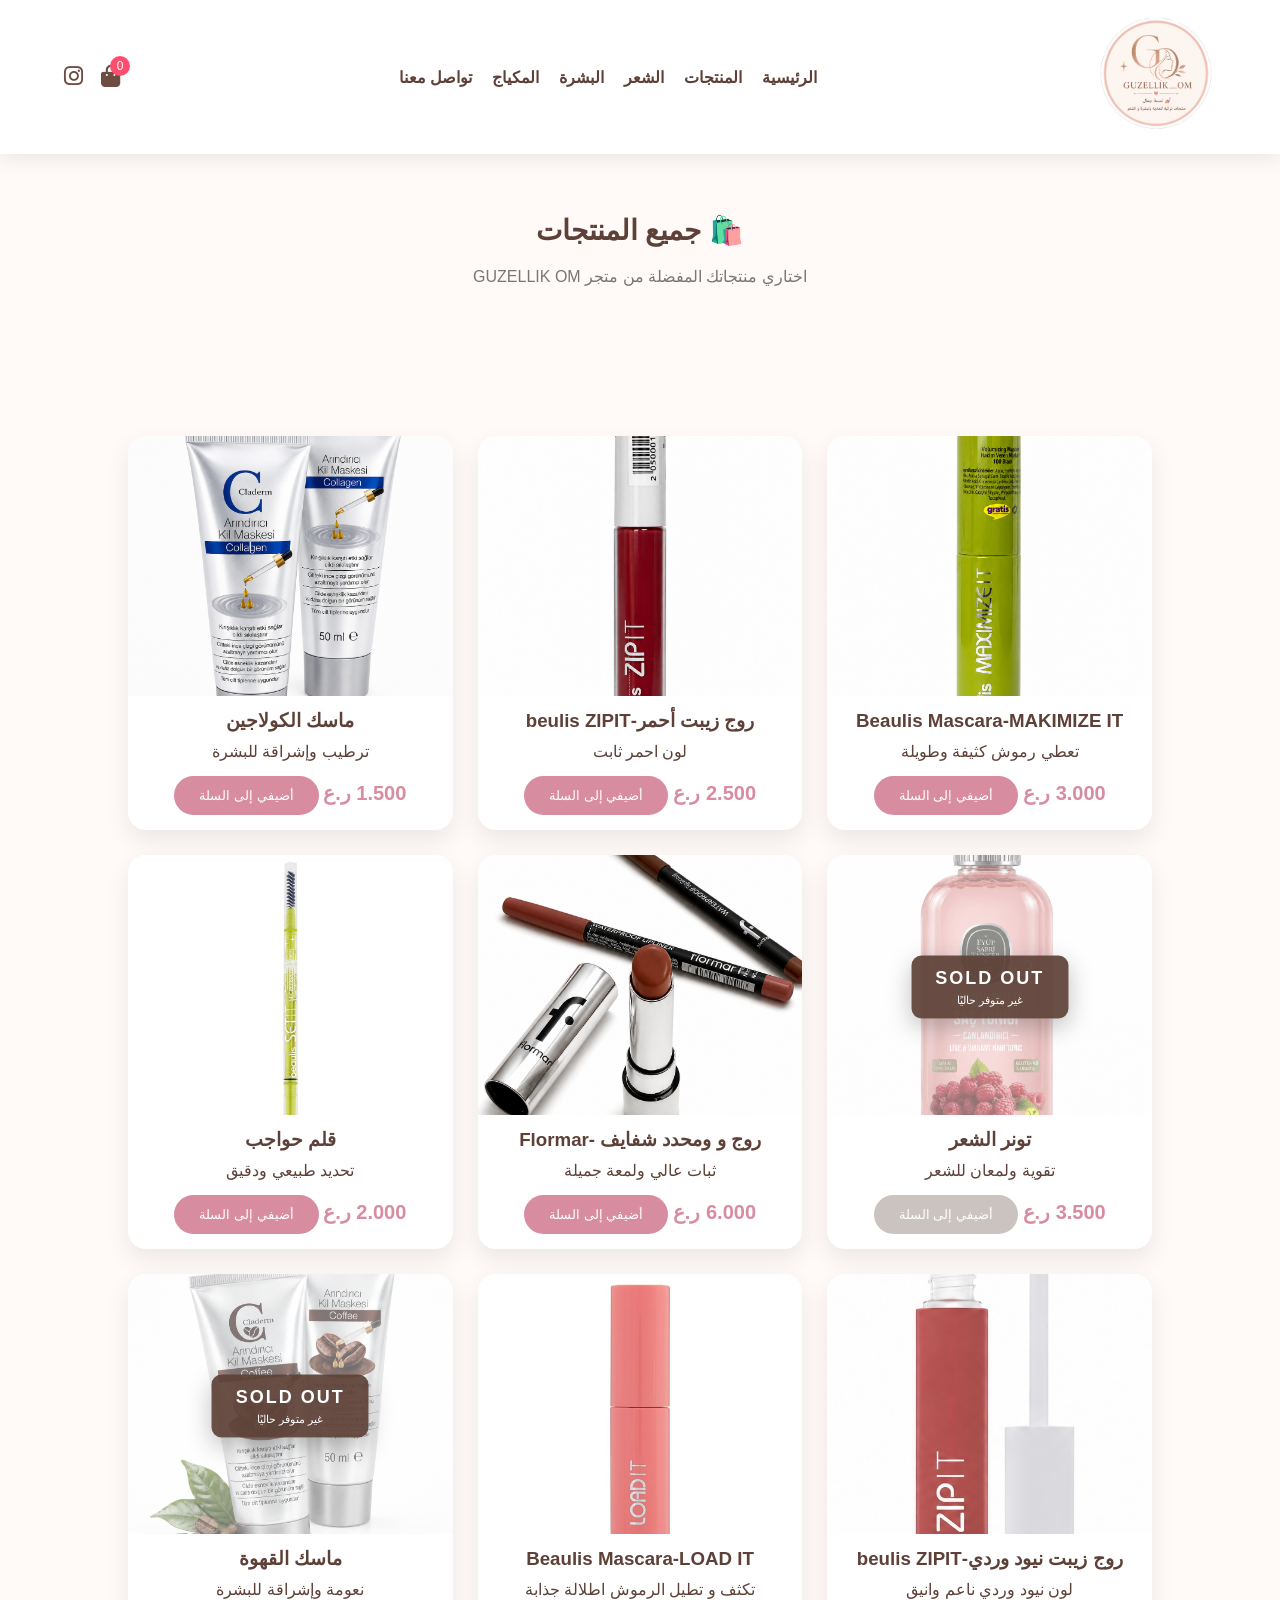
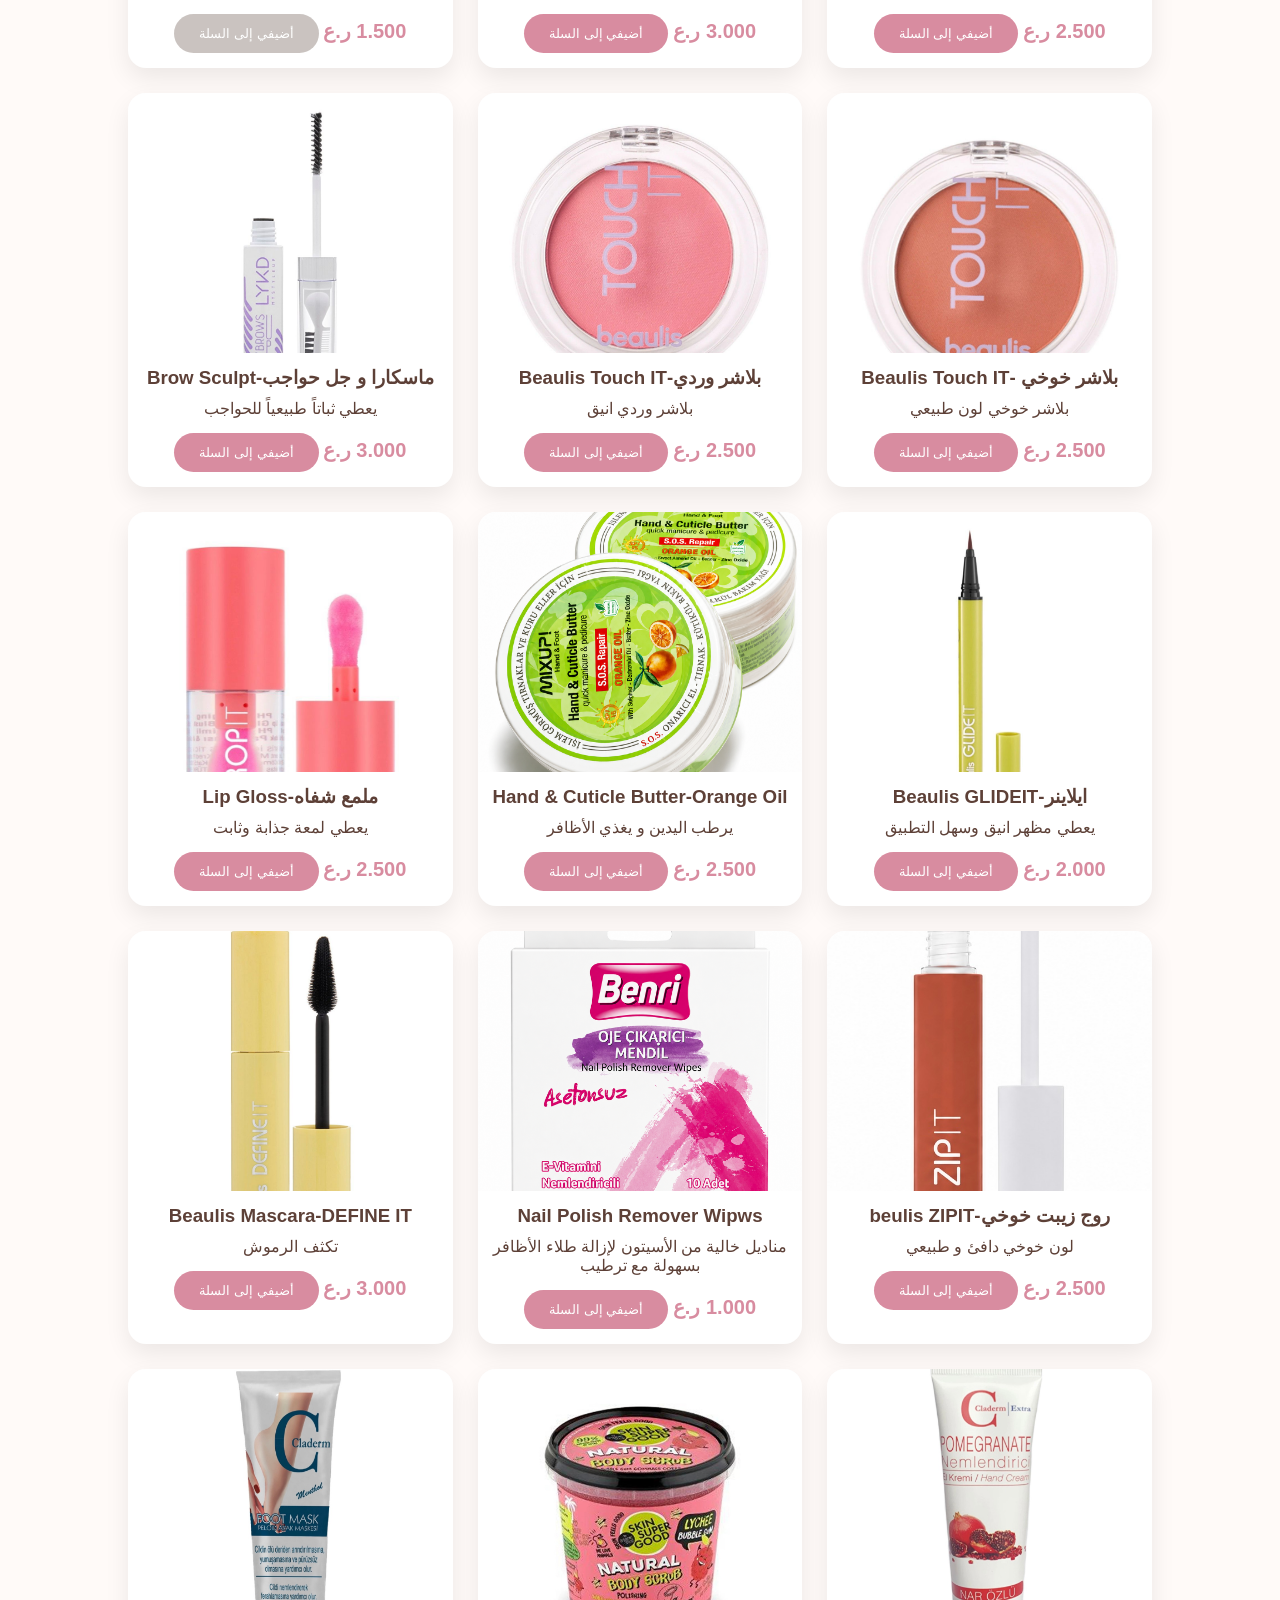
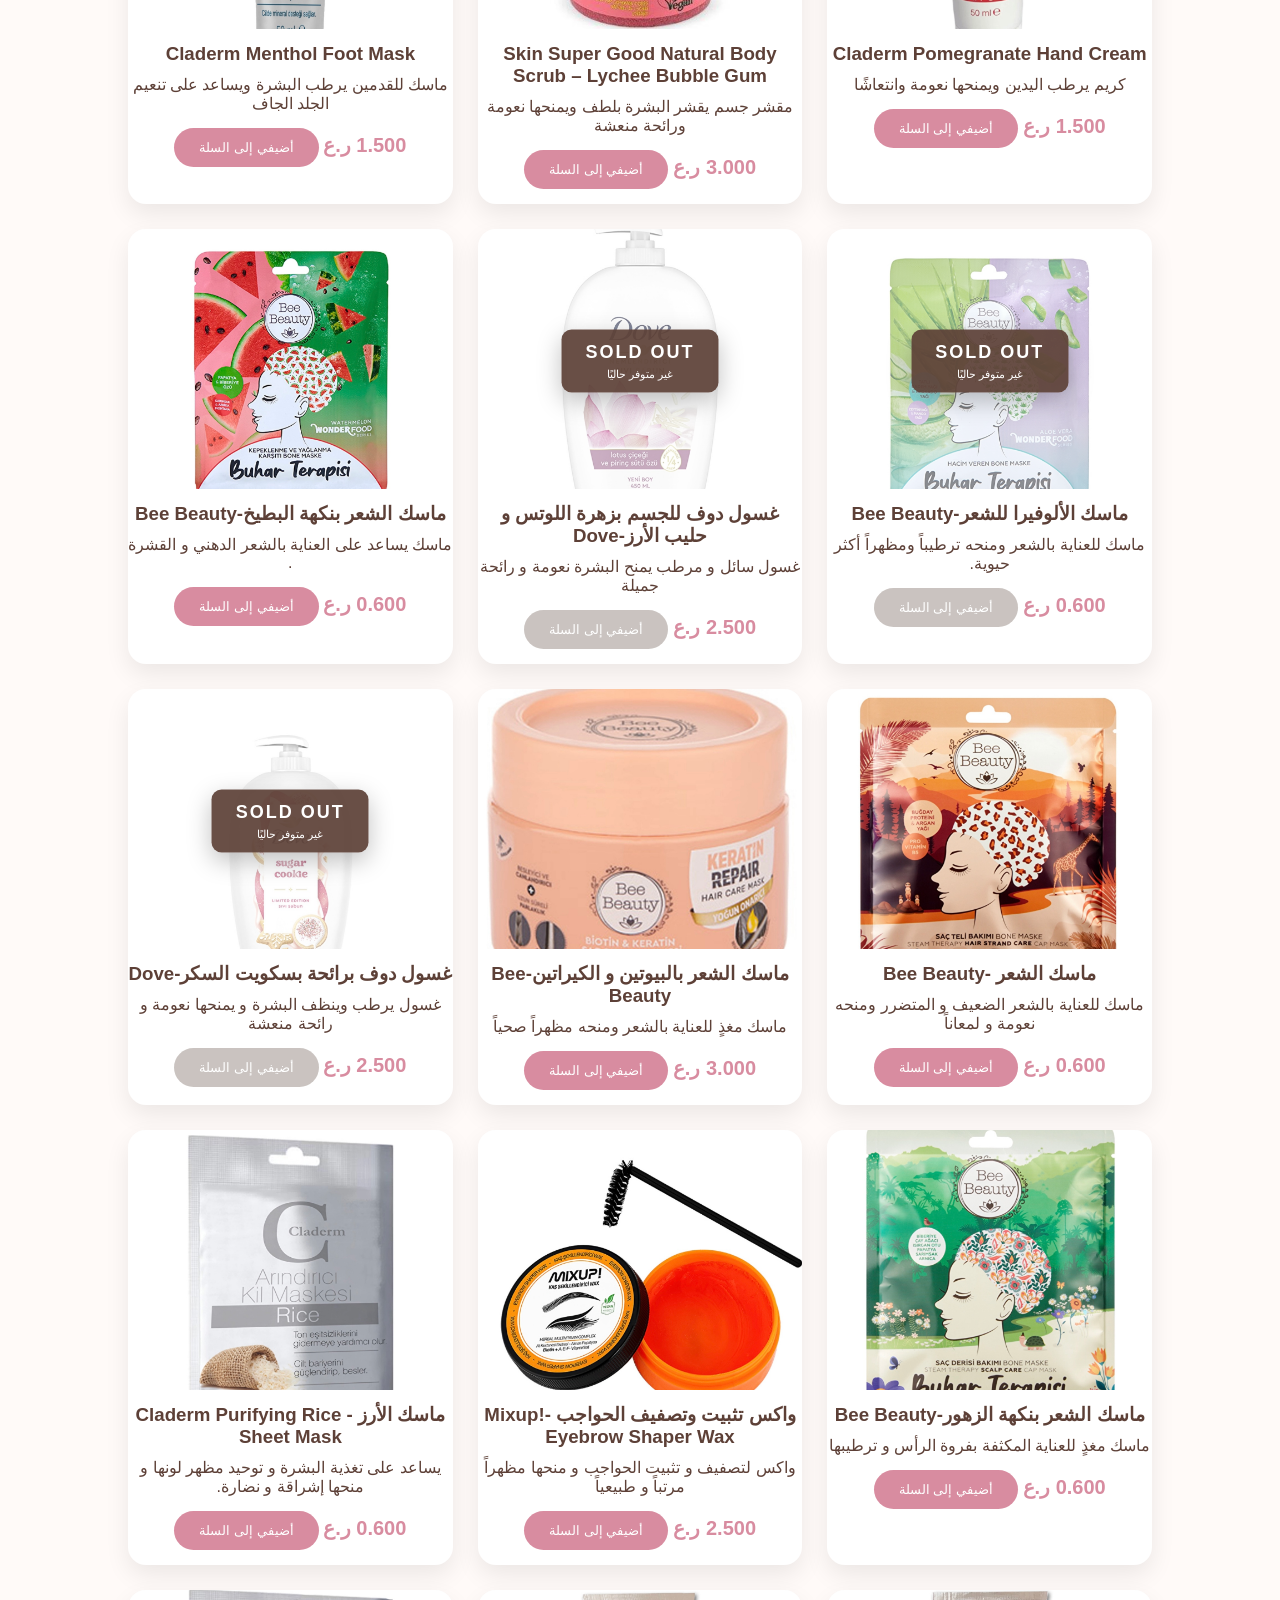
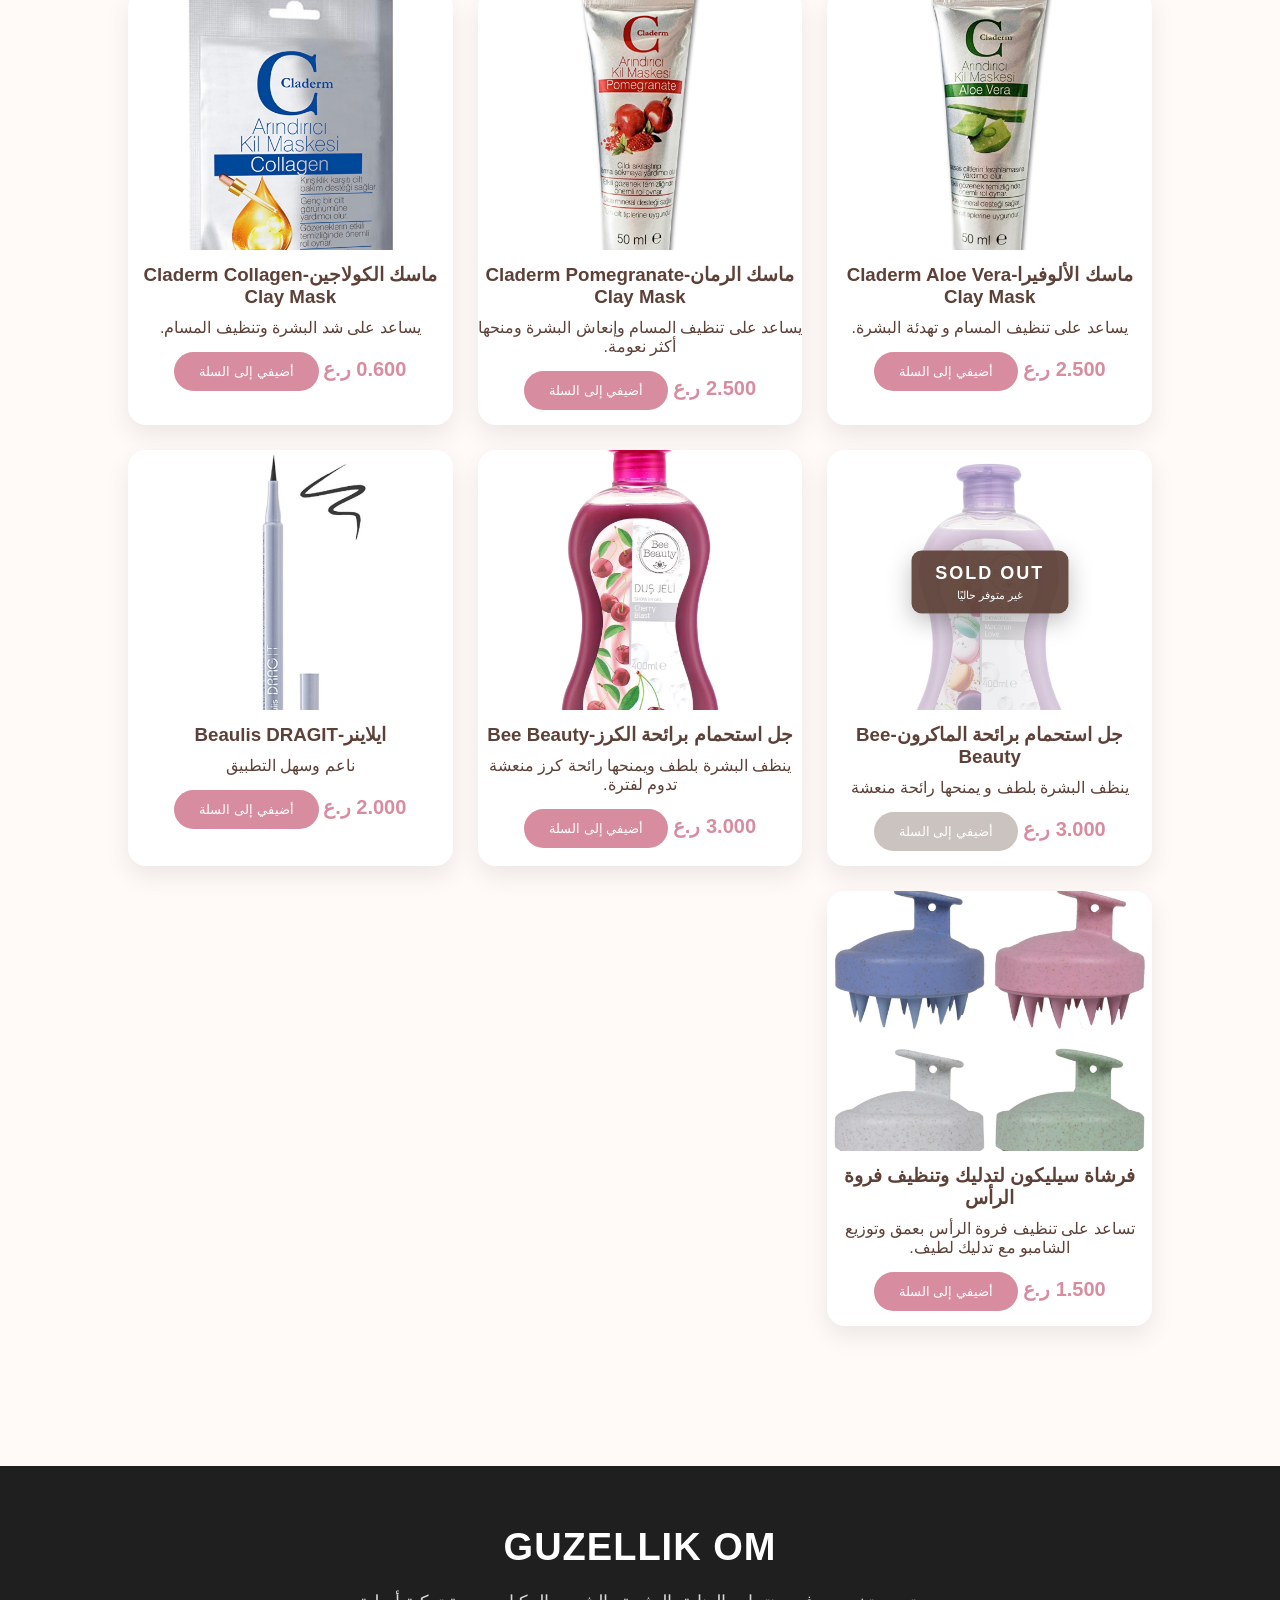
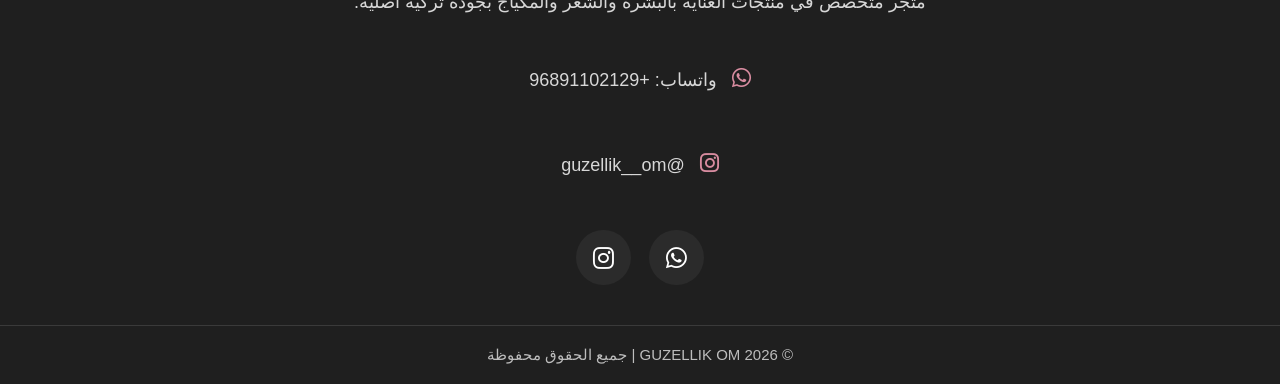
<file: products.html>
<!DOCTYPE html>
<html lang="ar" dir="rtl">

<head>

    
<meta charset="UTF-8">
<meta name="viewport" content="width=device-width, initial-scale=1.0">

<title>المنتجات | GUZELLIK OM</title>

<link rel="stylesheet" href="style.css">

<link rel="stylesheet"
href="https://cdnjs.cloudflare.com/ajax/libs/font-awesome/6.5.1/css/all.min.css">

</head>

<body>

<!-- ================= HEADER ================= -->
<header class="header">

<div class="container nav">

<!-- LOGO -->
<div class="logo">
<img src="logo.png" alt="GUZELLIK OM">
</div>

<!-- NAV -->
<ul class="nav-links" id="navLinks">

<li><a href="index.html">الرئيسية</a></li>
<li><a href="products.html">المنتجات</a></li>
<li><a href="hair.html">الشعر</a></li>
<li><a href="skin.html">البشرة</a></li>
<li><a href="makeup.html">المكياج</a></li>
<li><a href="contact.html">تواصل معنا</a></li>

</ul>

<!-- ICONS -->
<div class="icons">
<!-- Mobile Menu Button -->
<div class="menu-btn">
    <i class="fa-solid fa-bars"></i>
</div>
    
    <!-- Cart -->
    <a href="cart.html" class="cart-icon">
        <i class="fa-solid fa-bag-shopping"></i>
        <span id="cart-count">0</span>
    </a>

    <!-- Instagram -->
    <a href="https://instagram.com/guzellik__om" target="_blank">
        <i class="fa-brands fa-instagram"></i>
    </a>

</div>

</header>
<!-- ================= HERO TITLE ================= -->
<section class="categories">

<h2 class="section-title">🛍️ جميع المنتجات</h2>

<p style="color:#777; margin-top:-10px;">
اختاري منتجاتك المفضلة من متجر GUZELLIK OM
</p>

</section>


<!-- ================= PRODUCTS GRID ================= -->
<section class="products-section">

<div class="products-grid">

<!-- PRODUCT 1 -->
<div class="product-card" data-category="makeup">

<img src="greenmascara.png">

<h3>Beaulis Mascara-MAKIMIZE IT</h3>

<p>تعطي رموش كثيفة وطويلة</p>

<span class="price">3.000 ر.ع</span>

<button class="btn"
onclick="addToCart('Beaulis Mascara-MAKIMIZE IT',3.000,'greenmascara.png')">
أضيفي إلى السلة
</button>

</div>

<!-- PRODUCT 2 -->
<div class="product-card" data-category="makeup">

<img src="Lipstick.png">

<h3>روج زيبت أحمر-beulis ZIPIT</h3>

<p>لون احمر ثابت</p>

<span class="price">2.500 ر.ع</span>

<button class="btn"
onclick="addToCart('روج زيبت أحمر-beulis ZIPIT',2.500,'Lipstick.png')">
أضيفي إلى السلة
</button>

</div>

<!-- PRODUCT 3 -->
<div class="product-card" data-category="skin">

<img src="maskcollagen.png">

<h3>ماسك الكولاجين</h3>

<p>ترطيب وإشراقة للبشرة</p>

<span class="price">1.500 ر.ع</span>

<button class="btn"
onclick="addToCart('ماسك الكولاجين',1.500,'maskcollagen.png')">
أضيفي إلى السلة
</button>

</div>

<!-- PRODUCT 4 - SOLD OUT -->
<div class="product-card sold-out" data-category="hair">

<div class="product-image">
    <img src="tonner.png">

    <div class="sold-out-badge">
        SOLD OUT
        <small>غير متوفر حاليًا</small>
    </div>
</div>

<h3>تونر الشعر</h3>

<p>تقوية ولمعان للشعر</p>

<span class="price">3.500 ر.ع</span>

<button class="btn sold-out-btn" disabled>
أضيفي إلى السلة
</button>

</div>

<!-- PRODUCT 5 -->
<div class="product-card" data-category="makeup">

<img src="flormar.png">

<h3>روج و ومحدد شفايف -Flormar</h3>

<p>ثبات عالي ولمعة جميلة</p>

<span class="price">6.000 ر.ع</span>

<button class="btn"
onclick="addToCart('روج و ومحدد شفايف -Flormar',6.000,'flormar.png')">
أضيفي إلى السلة
</button>

</div>

<!-- PRODUCT 6 -->
<div class="product-card" data-category="makeup">

<img src="browpencil.jpeg">

<h3>قلم حواجب</h3>

<p>تحديد طبيعي ودقيق</p>

<span class="price">2.000 ر.ع</span>

<button class="btn"
onclick="addToCart('قلم حواجب',2.000,'browpencil.jpeg')">
أضيفي إلى السلة
</button>

</div>

<!-- PRODUCT 7 -->
<div class="product-card" data-category="makeup">

<img src="lipstik2.png">

<h3>روج زيبت نيود وردي-beulis ZIPIT</h3>

<p>لون نيود وردي ناعم وانيق</p>

<span class="price">2.500 ر.ع</span>

<button class="btn"
onclick="addToCart('روج زيبت نيود وردي-beulis ZIPIT',2.500,'lipstik2.png')">
أضيفي إلى السلة
</button>

</div>

<!-- PRODUCT 8 -->
<div class="product-card" data-category="makeup">

<img src="mascara3.jpeg">

<h3>Beaulis Mascara-LOAD IT</h3>

<p>تكثف و تطيل الرموش اطلالة جذابة</p>

<span class="price">3.000 ر.ع</span>

<button class="btn"
onclick="addToCart('Beaulis Mascara-LOAD IT',3.000,'mascara3.jpeg')">
أضيفي إلى السلة
</button>

</div>

<!-- PRODUCT 9 - SOLD OUT -->
<div class="product-card sold-out" data-category="skin">

<div class="product-image">
    <img src="maskcoffee.png">

    <div class="sold-out-badge">
        SOLD OUT
        <small>غير متوفر حاليًا</small>
    </div>
</div>

<h3>ماسك القهوة</h3>

<p>نعومة وإشراقة للبشرة</p>

<span class="price">1.500 ر.ع</span>

<button class="btn sold-out-btn" disabled>
أضيفي إلى السلة 
</button>

</div>

<!-- PRODUCT 10-->
<div class="product-card" data-category="makeup">

<img src="blush1.jpeg">

<h3>بلاشر خوخي -Beaulis Touch IT</h3>

<p>بلاشر خوخي لون طبيعي</p>

<span class="price">2.500 ر.ع</span>

<button class="btn"
onclick="addToCart('بلاشر خوخي -Beaulis Touch IT',2.500,'blush1.jpeg')">
أضيفي إلى السلة
</button>

</div>

<!-- PRODUCT 11 -->
<div class="product-card" data-category="makeup">

<img src="blush2.jpeg">

<h3>بلاشر وردي-Beaulis Touch IT</h3>

<p>بلاشر وردي انيق</p>

<span class="price">2.500 ر.ع</span>

<button class="btn"
onclick="addToCart('بلاشر وردي-Beaulis Touch IT',2.500,'blush2.jpeg')">
أضيفي إلى السلة
</button>

</div>

<!-- PRODUCT 12 -->
<div class="product-card" data-category="makeup">

<img src="brwo.jpeg">

<h3>ماسكارا و جل حواجب-Brow Sculpt</h3>

<p>يعطي ثباتاً طبيعياً للحواجب</p>

<span class="price">3.000 ر.ع</span>

<button class="btn"
onclick="addToCart('ماسكارا و جل حواجب-Brow Sculpt',3.000,'brwo.jpeg')">
أضيفي إلى السلة
</button>

</div>

<!-- PRODUCT 13 -->
<div class="product-card" data-category="makeup">

<img src="Eyeliner.jpeg">

<h3>ايلاينر-Beaulis GLIDEIT</h3>

<p>يعطي مظهر انيق وسهل التطبيق</p>

<span class="price">2.000 ر.ع</span>

<button class="btn"
onclick="addToCart('ايلاينر-Beaulis GLIDEIT',2.000,'Eyeliner.jpeg')">
أضيفي إلى السلة
</button>

</div>

<!-- PRODUCT 14 -->
<div class="product-card" data-category="skin">

<img src="handorange.png">

<h3>Hand & Cuticle Butter-Orange Oil</h3>

<p>يرطب اليدين و يغذي الأظافر</p>

<span class="price">2.500 ر.ع</span>

<button class="btn"
onclick="addToCart('Hand & Cuticle Butter-Orange Oil',2.500,'handorange.png')">
أضيفي إلى السلة
</button>

</div>

<!-- PRODUCT 15 -->
<div class="product-card" data-category="makeup">

<img src="lip.jpeg">

<h3>ملمع شفاه-Lip Gloss</h3>

<p>يعطي لمعة جذابة وثابت</p>

<span class="price">2.500 ر.ع</span>

<button class="btn"
onclick="addToCart('ملمع شفاه-Lip Gloss',2.500,'lip.jpeg')">
أضيفي إلى السلة
</button>

</div>

<!-- PRODUCT 16 -->
<div class="product-card" data-category="makeup">

<img src="lipstik3.png">

<h3>روج زيبت خوخي-beulis ZIPIT</h3>

<p>لون خوخي دافئ و طبيعي</p>

<span class="price">2.500 ر.ع</span>

<button class="btn"
onclick="addToCart('روج زيبت خوخي-beulis ZIPIT',2.500,'lipstik3.png')">
أضيفي إلى السلة
</button>

</div>

<!-- PRODUCT 17 -->
<div class="product-card" data-category="skin">

<img src="wipes.png">

<h3>Nail Polish Remover Wipws</h3>

<p>مناديل خالية من الأسيتون لإزالة طلاء الأظافر بسهولة مع ترطيب</p>

<span class="price">1.000 ر.ع</span>

<button class="btn"
onclick="addToCart('Nail Polish Remover Wipws',1.000,'wipes.png')">
أضيفي إلى السلة
</button>

</div>

<!-- PRODUCT 18 -->
<div class="product-card" data-category="makeup">

<img src="yellowmaskara.jpeg">

<h3>Beaulis Mascara-DEFINE IT</h3>

<p>تكثف الرموش</p>

<span class="price">3.000 ر.ع</span>

<button class="btn"
onclick="addToCart('Beaulis Mascara-DEFINE IT',3.000,'yellowmaskara.jpeg')">
أضيفي إلى السلة
</button>

</div>

<!-- PRODUCT 19 -->
<div class="product-card" data-category="skin">

<img src="handcream.png">

<h3>Claderm Pomegranate Hand Cream</h3>

<p>كريم يرطب اليدين ويمنحها نعومة وانتعاشًا</p>

<span class="price">1.500 ر.ع</span>

<button class="btn"
onclick="addToCart('Claderm Pomegranate Hand Cream',1.500,'handcream.png')">
أضيفي إلى السلة
</button>

</div>

<!-- PRODUCT 21 -->
<div class="product-card" data-category="skin">

<img src="scrub.png">

<h3>Skin Super Good Natural Body Scrub – Lychee Bubble Gum</h3>

<p>مقشر جسم يقشر البشرة بلطف ويمنحها نعومة ورائحة منعشة</p>

<span class="price">3.000 ر.ع</span>

<button class="btn"
onclick="addToCart('Skin Super Good Natural Body Scrub – Lychee Bubble Gum',3.000,'scrub.png')">
أضيفي إلى السلة
</button>

</div>

<!-- PRODUCT 22 -->
<div class="product-card" data-category="skin">

<img src="footmask.png">

<h3>Claderm Menthol Foot Mask</h3>

<p>ماسك للقدمين يرطب البشرة ويساعد على تنعيم الجلد الجاف</p>

<span class="price">1.500 ر.ع</span>

<button class="btn"
onclick="addToCart('Claderm Menthol Foot Mask',1.500,'footmask.png')">
أضيفي إلى السلة
</button>

</div>

<!-- PRODUCT 23 - SOLD OUT -->
<div class="product-card sold-out" data-category="hair">

<div class="product-image">
    <img src="alofera.PNG">

    <div class="sold-out-badge">
        SOLD OUT
        <small>غير متوفر حاليًا</small>
    </div>
</div>

<h3>ماسك الألوفيرا للشعر-Bee Beauty</h3>

<p>ماسك للعناية بالشعر ومنحه ترطيباً ومظهراً أكثر حيوية.</p>

<span class="price">0.600 ر.ع</span>

<button class="btn sold-out-btn" disabled>
أضيفي إلى السلة 
</button>

</div>

<!-- PRODUCT 24 - SOLD OUT -->
<div class="product-card sold-out" data-category="skin">

<div class="product-image">

    <img src="dov1.PNG">

    <div class="sold-out-badge">
        SOLD OUT
        <small>غير متوفر حاليًا</small>
    </div>

</div>

<h3>غسول دوف للجسم بزهرة اللوتس و حليب الأرز-Dove</h3>

<p>غسول سائل و مرطب يمنح البشرة نعومة و رائحة جميلة</p>

<span class="price">2.500 ر.ع</span>

<button class="btn sold-out-btn" disabled>
أضيفي إلى السلة
</button>

</div>

<!-- PRODUCT 25 -->
<div class="product-card" data-category="hair">

<img src="maskhair.PNG">

<h3>ماسك الشعر بنكهة البطيخ-Bee Beauty</h3>

<p>ماسك يساعد على العناية بالشعر الدهني و القشرة .</p>

<span class="price">0.600 ر.ع</span>

<button class="btn"
onclick="addToCart('ماسك الشعر بنكهة البطيخ-Bee Beauty',0.600,'maskhair.PNG')">
أضيفي إلى السلة
</button>

</div>

<!-- PRODUCT 26 -->
<div class="product-card" data-category="hair">

<img src="maskhair1.PNG">

<h3>ماسك الشعر -Bee Beauty</h3>

<p>ماسك للعناية بالشعر الضعيف و المتضرر ومنحه نعومة و لمعاناً</p>

<span class="price">0.600 ر.ع</span>

<button class="btn"
onclick="addToCart('ماسك الشعر -Bee Beauty',0.600,'maskhair1.PNG')">
أضيفي إلى السلة
</button>

</div>

<!-- PRODUCT 27 -->
<div class="product-card" data-category="hair">

<img src="maskhair2.PNG">

<h3>ماسك الشعر بالبيوتين و الكيراتين-Bee Beauty</h3>

<p>ماسك مغذٍ للعناية بالشعر ومنحه مظهراً صحياً</p>

<span class="price">3.000 ر.ع</span>

<button class="btn"
onclick="addToCart('ماسك الشعر بالبيوتين و الكيراتين-Bee Beauty',3.000,'maskhair2.PNG')">
أضيفي إلى السلة
</button>

</div>

<!-- PRODUCT 28 - SOLD OUT -->
<div class="product-card sold-out" data-category="skin">

<div class="product-image">

    <img src="dov2.PNG">

    <div class="sold-out-badge">
        SOLD OUT
        <small>غير متوفر حاليًا</small>
    </div>

</div>

<h3>غسول دوف برائحة بسكويت السكر-Dove</h3>

<p>غسول يرطب وينظف البشرة و يمنحها نعومة و رائحة منعشة</p>

<span class="price">2.500 ر.ع</span>

<button class="btn sold-out-btn" disabled>
أضيفي إلى السلة
</button>

</div>

<!-- PRODUCT 29 -->
<div class="product-card" data-category="hair">

<img src="maskhair3.PNG">

<h3>ماسك الشعر بنكهة الزهور-Bee Beauty</h3>

<p>ماسك مغذٍ للعناية المكثفة بفروة الرأس و ترطيبها</p>

<span class="price">0.600 ر.ع</span>

<button class="btn"
onclick="addToCart('ماسك الشعر بنكهة الزهور-Bee Beauty',0.600,'maskhair3.PNG')">
أضيفي إلى السلة
</button>

</div>

<!-- PRODUCT 30 -->
<div class="product-card" data-category="makeup">

<img src="brow2.PNG">

<h3>واكس تثبيت وتصفيف الحواجب -Mixup! Eyebrow Shaper Wax</h3>

<p>واكس لتصفيف و تثبيت الحواجب و منحها مظهراً مرتباً و طبيعياً</p>

<span class="price">2.500 ر.ع</span>

<button class="btn"
onclick="addToCart('واكس تثبيت وتصفيف الحواجب -Mixup! Eyebrow Shaper Wax',2.500,'brow2.PNG')">
أضيفي إلى السلة
</button>

</div>

<!-- PRODUCT 31 -->
<div class="product-card" data-category="skin">

<img src="maskrice.PNG">

<h3>ماسك الأرز - Claderm Purifying Rice Sheet Mask</h3>

<p>يساعد على تغذية البشرة و توحيد مظهر لونها و منحها إشراقة و نضارة.</p>

<span class="price">0.600 ر.ع</span>

<button class="btn"
onclick="addToCart('ماسك الأرز - Claderm Purifying Rice Sheet Mask',0.600,'maskrice.PNG')">
أضيفي إلى السلة
</button>

</div>

<!-- PRODUCT 32 -->
<div class="product-card" data-category="skin">

<img src="aloveramask.png">

<h3>ماسك الألوفيرا-Claderm Aloe Vera Clay Mask</h3>

<p>يساعد على تنظيف المسام و تهدئة البشرة.</p>

<span class="price">2.500 ر.ع</span>

<button class="btn"
onclick="addToCart('ماسك الألوفيرا-Claderm Aloe Vera Clay Mask',2.500,'aloveramask.png')">
أضيفي إلى السلة
</button>

</div>

<!-- PRODUCT 33 -->
<div class="product-card" data-category="skin">

<img src="Maskk.PNG">

<h3>ماسك الرمان-Claderm Pomegranate Clay Mask</h3>

<p>يساعد على تنظيف المسام وإنعاش البشرة ومنحها أكثر نعومة.</p>

<span class="price">2.500 ر.ع</span>

<button class="btn"
onclick="addToCart('ماسك الرمان-Claderm Pomegranate Clay Mask',2.500,'Maskk.PNG')">
أضيفي إلى السلة
</button>

</div>

<!-- PRODUCT 34 -->
<div class="product-card" data-category="skin">

<img src="collagenmask.PNG">

<h3>ماسك الكولاجين-Claderm Collagen Clay Mask</h3>

<p>يساعد على شد البشرة وتنظيف المسام.</p>

<span class="price">0.600 ر.ع</span>

<button class="btn"
onclick="addToCart('ماسك الكولاجين-Claderm Collagen Clay Mask',0.600,'collagenmask.PNG')">
أضيفي إلى السلة
</button>

</div>

<!-- PRODUCT 35 - SOLD OUT -->
<div class="product-card sold-out" data-category="skin">

<div class="product-image">
    <img src="gel.PNG">

    <div class="sold-out-badge">
        SOLD OUT
        <small>غير متوفر حاليًا</small>
    </div>
</div>

<h3>جل استحمام برائحة الماكرون-Bee Beauty</h3>

<p>ينظف البشرة بلطف و يمنحها رائحة منعشة</p>

<span class="price">3.000 ر.ع</span>

<button class="btn sold-out-btn" disabled>
أضيفي إلى السلة 
</button>

</div>

<!-- PRODUCT 36 -->
<div class="product-card" data-category="skin">

<img src="gel1.PNG">

<h3>جل استحمام برائحة الكرز-Bee Beauty</h3>

<p>ينظف البشرة بلطف ويمنحها رائحة كرز منعشة تدوم لفترة.</p>

<span class="price">3.000 ر.ع</span>

<button class="btn"
onclick="addToCart('جل استحمام برائحة الكرز-Bee Beauty',3.000,'gel1.PNG')">
أضيفي إلى السلة
</button>

</div>

<!-- PRODUCT 37 -->
<div class="product-card" data-category="makeup">

<img src="Eyeliner2.jpeg">

<h3>ايلاينر-Beaulis DRAGIT</h3>

<p>ناعم وسهل التطبيق</p>

<span class="price">2.000 ر.ع</span>

<button class="btn"
onclick="addToCart('ايلاينر-Beaulis DRAGIT',2.000,'Eyeliner2.jpeg')">
أضيفي إلى السلة
</button>

</div>

    <!-- PRODUCT 38 -->
<div class="product-card" data-category="hair">

<img src="hair3.PNG">

<h3>فرشاة سيليكون لتدليك وتنظيف فروة الرأس </h3>

<p>تساعد على تنظيف فروة الرأس بعمق وتوزيع الشامبو مع تدليك لطيف.</p>

<span class="price">1.500 ر.ع</span>

<button class="btn"
onclick="addToCart('فرشاة سيليكون لتدليك وتنظيف فروة الرأس',1.500,'hair3.png')">
أضيفي إلى السلة
</button>

</div>
    
</div>

</section>

<!-- ================= FOOTER ================= -->
<footer>

<div class="footer-content">

<h2>GUZELLIK OM</h2>

<p>
متجر متخصص في منتجات العناية بالبشرة والشعر والمكياج
بجودة تركية أصلية.
</p>

<div class="contact-info">

<p>
<i class="fa-brands fa-whatsapp"></i>
واتساب: +96891102129
</p>

<p>
<i class="fa-brands fa-instagram"></i>
@guzellik__om
</p>

</div>

<div class="social-icons">

<a href="https://wa.me/96891102129" target="_blank">

<i class="fa-brands fa-whatsapp"></i>

</a>

<a href="https://instagram.com/guzellik__om" target="_blank">

<i class="fa-brands fa-instagram"></i>

</a>

</div>

</div>

<div class="footer-bottom">

© 2026 GUZELLIK OM | جميع الحقوق محفوظة

</div>

</footer>

<!-- ================= SCRIPT ================= -->
<script src="app.js"></script>

    
<!-- FILTER SCRIPT -->
<script>
function filterProducts(category){
    let products = document.querySelectorAll(".product-card");

    products.forEach(p=>{
        if(category === "all"){
            p.style.display="block";
        } else {
            if(p.dataset.category === category){
                p.style.display="block";
            } else {
                p.style.display="none";
            }
        }
    });
}
</script>

</body>
</html>
</file>
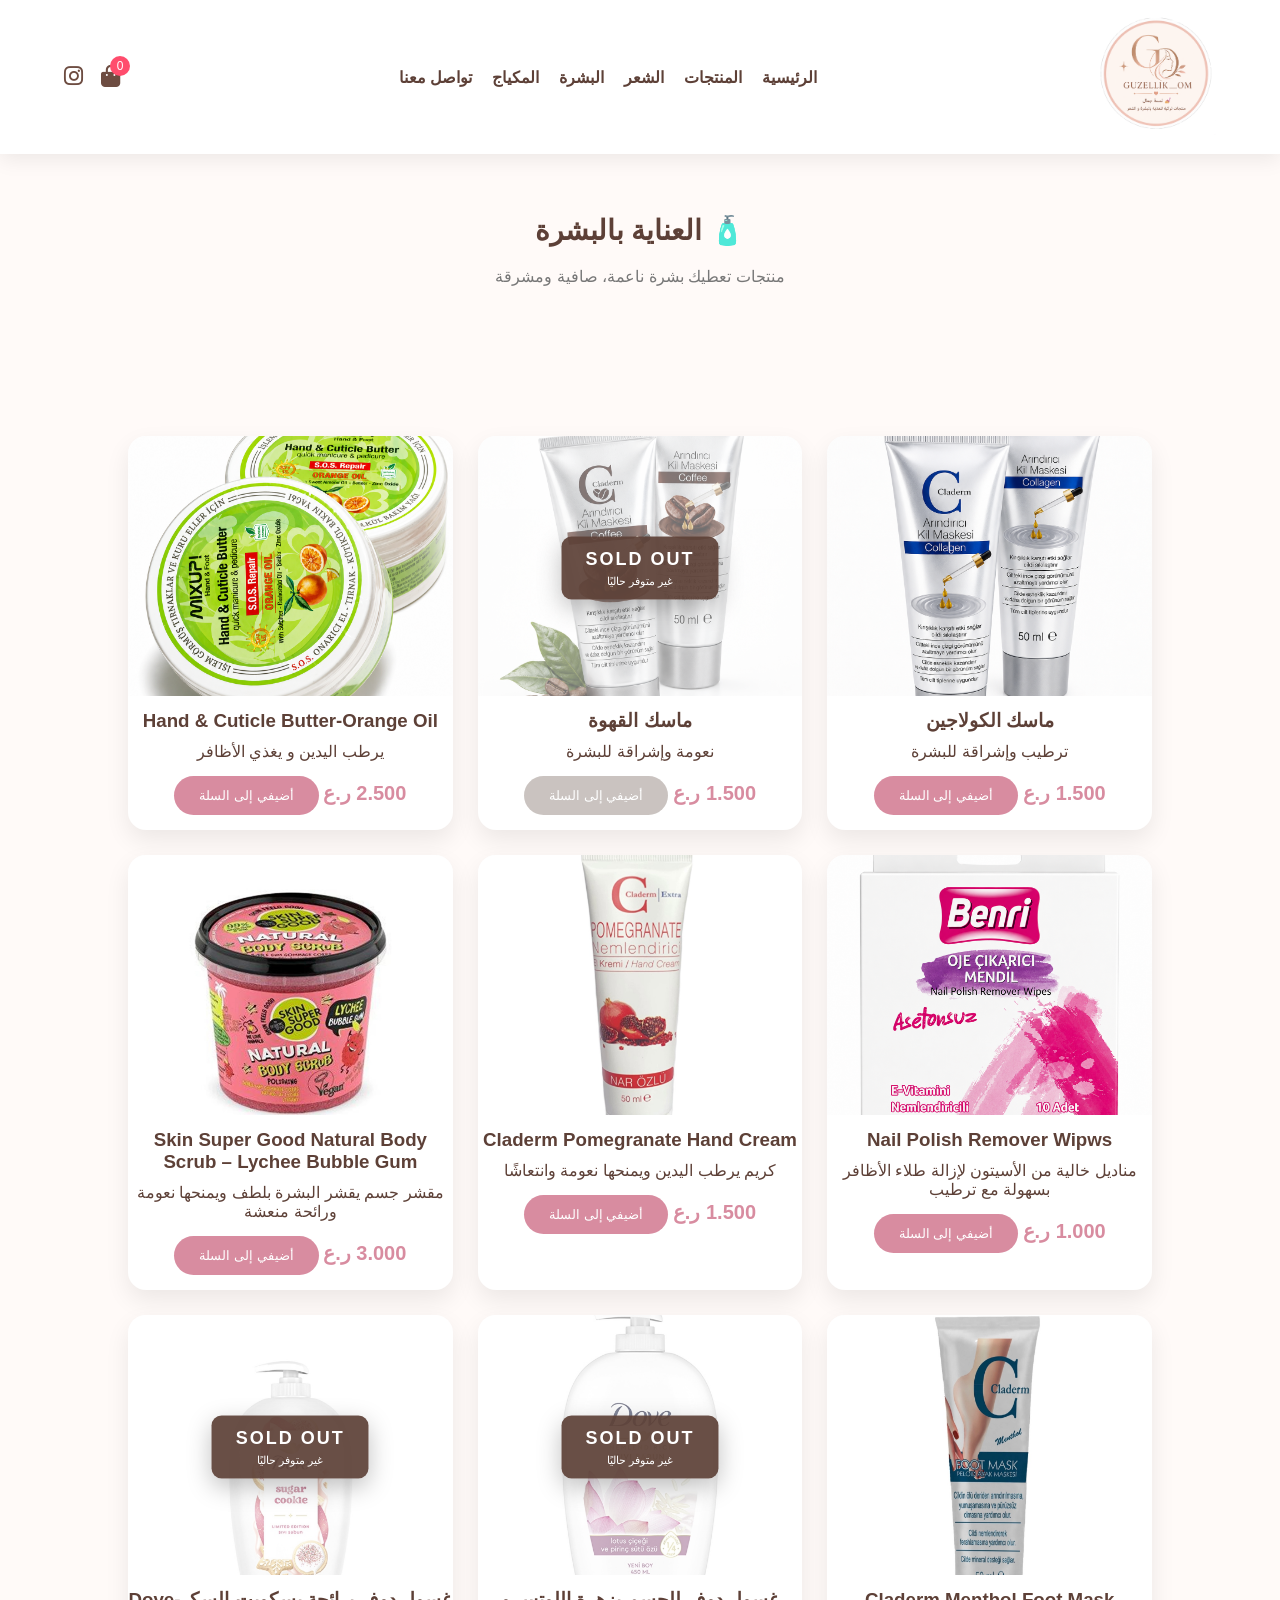
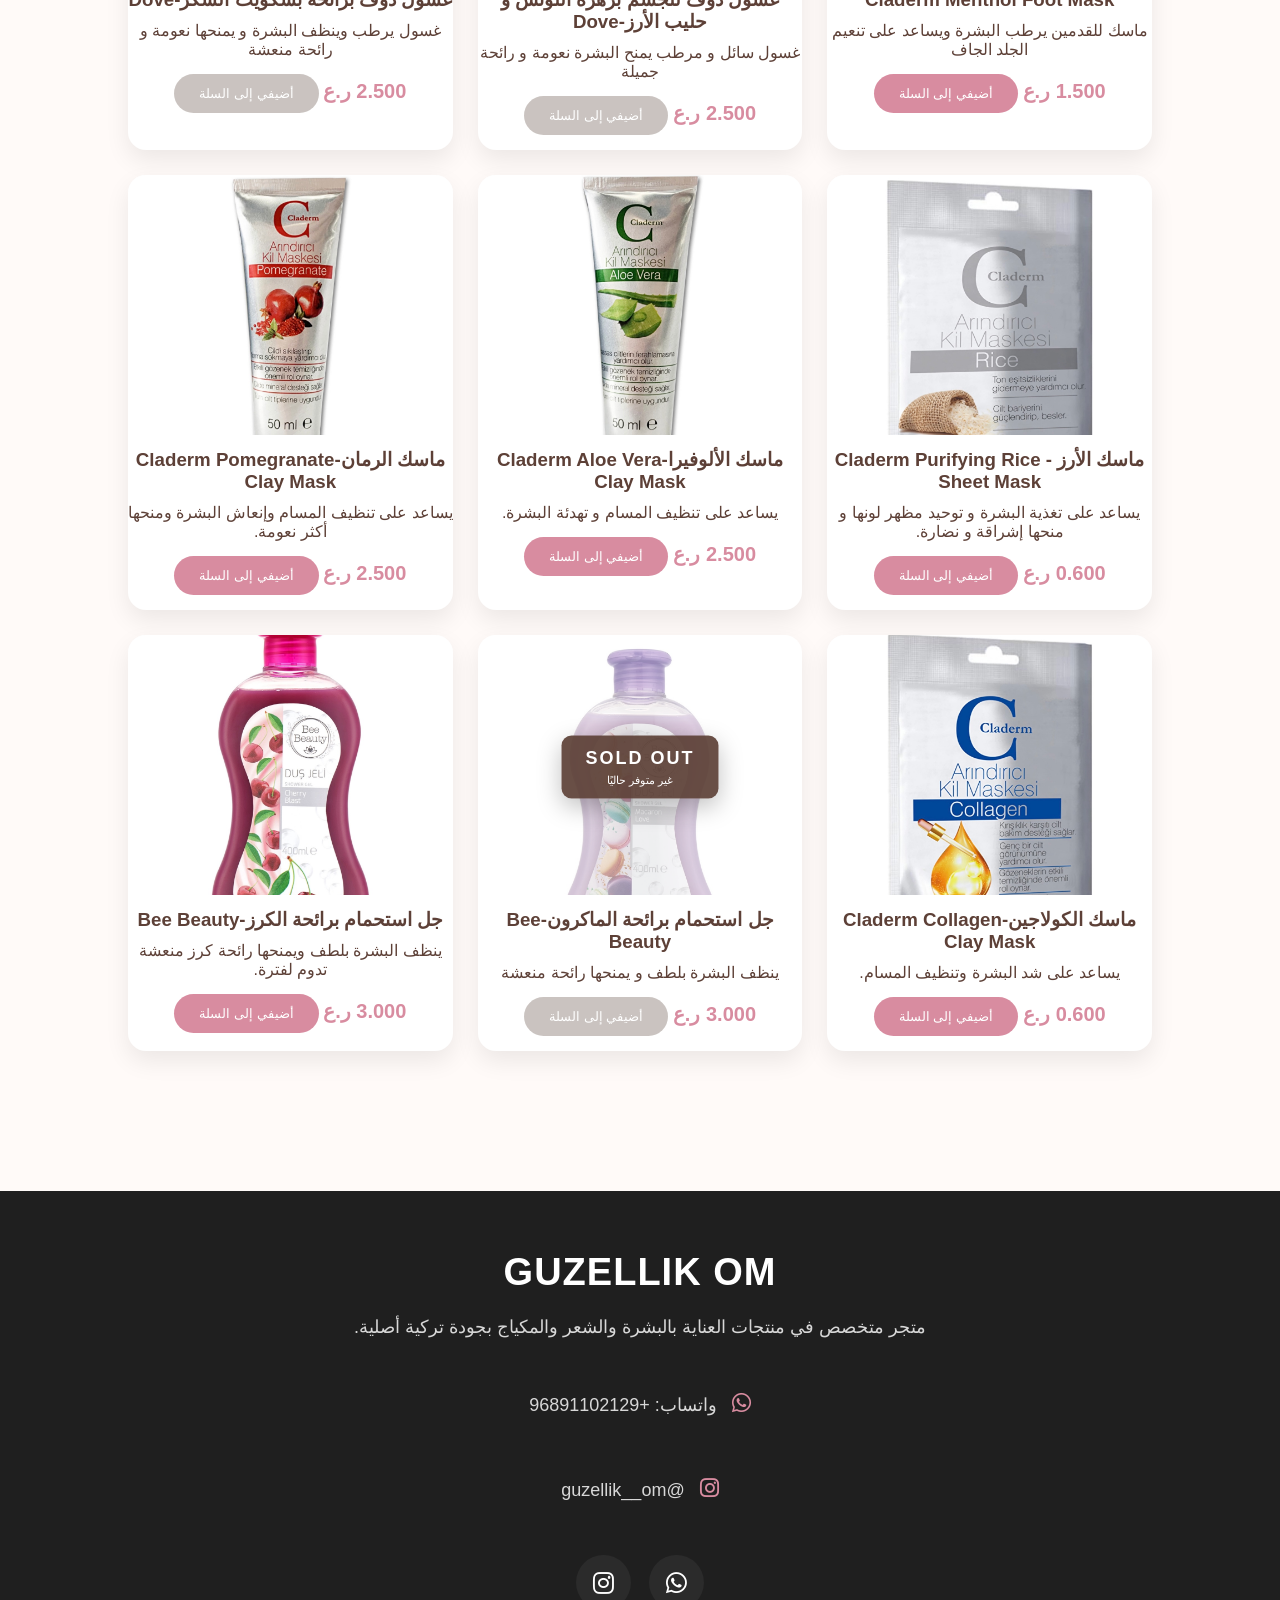
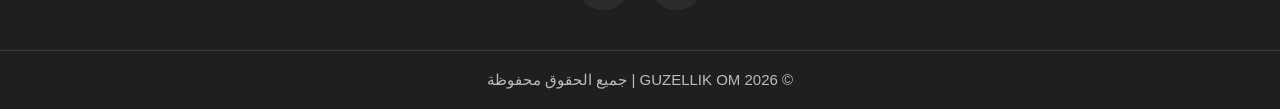
<file: skin.html>
<!DOCTYPE html>
<html lang="ar" dir="rtl">

<head>

<meta charset="UTF-8">
<meta name="viewport" content="width=device-width, initial-scale=1.0">

<title>العناية بالبشرة | GUZELLIK OM</title>

<link rel="stylesheet" href="style.css">

<link rel="stylesheet"
href="https://cdnjs.cloudflare.com/ajax/libs/font-awesome/6.5.1/css/all.min.css">

</head>

<body>

<!-- ================= HEADER ================= -->
<header class="header">

<div class="container nav">

<!-- LOGO -->
<div class="logo">
<img src="logo.png" alt="GUZELLIK OM">
</div>

<!-- NAV -->
<ul class="nav-links" id="navLinks" >

<li><a href="index.html">الرئيسية</a></li>
<li><a href="products.html">المنتجات</a></li>
<li><a href="hair.html">الشعر</a></li>
<li><a href="skin.html">البشرة</a></li>
<li><a href="makeup.html">المكياج</a></li>
<li><a href="contact.html">تواصل معنا</a></li>

</ul>

<!-- ICONS -->
<div class="icons">
<!-- Mobile Menu Button -->
<div class="menu-btn">
    <i class="fa-solid fa-bars"></i>
</div>
    <!-- Cart -->
    <a href="cart.html" class="cart-icon">
        <i class="fa-solid fa-bag-shopping"></i>
        <span id="cart-count">0</span>
    </a>

    <!-- Instagram -->
    <a href="https://instagram.com/guzellik__om" target="_blank">
        <i class="fa-brands fa-instagram"></i>
    </a>

</div>

</header>

<!-- ================= TITLE ================= -->
<section class="categories">

<h2 class="section-title">🧴 العناية بالبشرة</h2>

<p style="color:#777; margin-top:-10px;">
منتجات تعطيك بشرة ناعمة، صافية ومشرقة
</p>

</section>

<!-- ================= PRODUCTS ================= -->
<section class="products-section">

<div class="products-grid">

<!-- PRODUCT 1 -->
<div class="product-card" data-category="skin">

<img src="maskcollagen.png">

<h3>ماسك الكولاجين</h3>

<p>ترطيب وإشراقة للبشرة</p>

<span class="price">1.500 ر.ع</span>

<button class="btn"
onclick="addToCart('ماسك الكولاجين',1.500,'maskcollagen.png')">
أضيفي إلى السلة
</button>

</div>

  <!-- PRODUCT 2 - SOLD OUT -->
<div class="product-card sold-out" data-category="skin">

<div class="product-image">
    <img src="maskcoffee.png">

    <div class="sold-out-badge">
        SOLD OUT
        <small>غير متوفر حاليًا</small>
    </div>
</div>

<h3>ماسك القهوة</h3>

<p>نعومة وإشراقة للبشرة</p>

<span class="price">1.500 ر.ع</span>

<button class="btn sold-out-btn" disabled>
أضيفي إلى السلة 
</button>

</div>

<!-- PRODUCT 3 -->
<div class="product-card" data-category="skin">

<img src="handorange.png">

<h3>Hand & Cuticle Butter-Orange Oil</h3>

<p>يرطب اليدين و يغذي الأظافر</p>

<span class="price">2.500 ر.ع</span>

<button class="btn"
onclick="addToCart('Hand & Cuticle Butter-Orange Oil',2.500,'handorange.png')">
أضيفي إلى السلة
</button>

</div>

 <!-- PRODUCT 4 -->
<div class="product-card" data-category="skin">

<img src="wipes.png">

<h3>Nail Polish Remover Wipws</h3>

<p>مناديل خالية من الأسيتون لإزالة طلاء الأظافر بسهولة مع ترطيب</p>

<span class="price">1.000 ر.ع</span>

<button class="btn"
onclick="addToCart('Nail Polish Remover Wipws',1.000,'wipes.png')">
أضيفي إلى السلة
</button>

</div>   

    
    <!-- PRODUCT 5 -->
<div class="product-card" data-category="skin">

<img src="handcream.png">

<h3>Claderm Pomegranate Hand Cream</h3>

<p>كريم يرطب اليدين ويمنحها نعومة وانتعاشًا</p>

<span class="price">1.500 ر.ع</span>

<button class="btn"
onclick="addToCart('Claderm Pomegranate Hand Cream',1.500,'handcream.png')">
أضيفي إلى السلة
</button>

</div>


<!-- PRODUCT 7 -->
<div class="product-card" data-category="skin">

<img src="scrub.png">

<h3>Skin Super Good Natural Body Scrub – Lychee Bubble Gum</h3>

<p>مقشر جسم يقشر البشرة بلطف ويمنحها نعومة ورائحة منعشة</p>

<span class="price">3.000 ر.ع</span>

<button class="btn"
onclick="addToCart('Skin Super Good Natural Body Scrub – Lychee Bubble Gum',3.000,'scrub.png')">
أضيفي إلى السلة
</button>

</div>

<!-- PRODUCT 8 -->
<div class="product-card" data-category="skin">

<img src="footmask.png">

<h3>Claderm Menthol Foot Mask</h3>

<p>ماسك للقدمين يرطب البشرة ويساعد على تنعيم الجلد الجاف</p>

<span class="price">1.500 ر.ع</span>

<button class="btn"
onclick="addToCart('Claderm Menthol Foot Mask',1.500,'footmask.png')">
أضيفي إلى السلة
</button>

</div>

<!-- PRODUCT 9 - SOLD OUT -->
<div class="product-card sold-out" data-category="skin">

<div class="product-image">

    <img src="dov1.PNG">

    <div class="sold-out-badge">
        SOLD OUT
        <small>غير متوفر حاليًا</small>
    </div>

</div>

<h3>غسول دوف للجسم بزهرة اللوتس و حليب الأرز-Dove</h3>

<p>غسول سائل و مرطب يمنح البشرة نعومة و رائحة جميلة</p>

<span class="price">2.500 ر.ع</span>

<button class="btn sold-out-btn" disabled>
أضيفي إلى السلة
</button>

</div>

   <!-- PRODUCT 10 - SOLD OUT -->
<div class="product-card sold-out" data-category="skin">

<div class="product-image">

    <img src="dov2.PNG">

    <div class="sold-out-badge">
        SOLD OUT
        <small>غير متوفر حاليًا</small>
    </div>

</div>

<h3>غسول دوف برائحة بسكويت السكر-Dove</h3>

<p>غسول يرطب وينظف البشرة و يمنحها نعومة و رائحة منعشة</p>

<span class="price">2.500 ر.ع</span>

<button class="btn sold-out-btn" disabled>
أضيفي إلى السلة
</button>

</div>

<!-- PRODUCT 11 -->
<div class="product-card" data-category="skin">

<img src="maskrice.PNG">

<h3>ماسك الأرز - Claderm Purifying Rice Sheet Mask</h3>

<p>يساعد على تغذية البشرة و توحيد مظهر لونها و منحها إشراقة و نضارة.</p>

<span class="price">0.600 ر.ع</span>

<button class="btn"
onclick="addToCart('ماسك الأرز - Claderm Purifying Rice Sheet Mask',0.600,'maskrice.PNG')">
أضيفي إلى السلة
</button>

</div>

<!-- PRODUCT 12 -->
<div class="product-card" data-category="skin">

<img src="aloveramask.png">

<h3>ماسك الألوفيرا-Claderm Aloe Vera Clay Mask</h3>

<p>يساعد على تنظيف المسام و تهدئة البشرة.</p>

<span class="price">2.500 ر.ع</span>

<button class="btn"
onclick="addToCart('ماسك الألوفيرا-Claderm Aloe Vera Clay Mask',2.500,'aloveramask.png')">
أضيفي إلى السلة
</button>

</div>

<!-- PRODUCT 13 -->
<div class="product-card" data-category="skin">

<img src="Maskk.PNG">

<h3>ماسك الرمان-Claderm Pomegranate Clay Mask</h3>

<p>يساعد على تنظيف المسام وإنعاش البشرة ومنحها أكثر نعومة.</p>

<span class="price">2.500 ر.ع</span>

<button class="btn"
onclick="addToCart('ماسك الرمان-Claderm Pomegranate Clay Mask',2.500,'Maskk.PNG')">
أضيفي إلى السلة
</button>

</div>

<!-- PRODUCT 14 -->
<div class="product-card" data-category="skin">

<img src="collagenmask.PNG">

<h3>ماسك الكولاجين-Claderm Collagen Clay Mask</h3>

<p>يساعد على شد البشرة وتنظيف المسام.</p>

<span class="price">0.600 ر.ع</span>

<button class="btn"
onclick="addToCart('ماسك الكولاجين-Claderm Collagen Clay Mask',0.600,'collagenmask.PNG')">
أضيفي إلى السلة
</button>

</div>

<!-- PRODUCT 15 - SOLD OUT -->
<div class="product-card sold-out" data-category="skin">

<div class="product-image">
    <img src="gel.PNG">

    <div class="sold-out-badge">
        SOLD OUT
        <small>غير متوفر حاليًا</small>
    </div>
</div>

<h3>جل استحمام برائحة الماكرون-Bee Beauty</h3>

<p>ينظف البشرة بلطف و يمنحها رائحة منعشة</p>

<span class="price">3.000 ر.ع</span>

<button class="btn sold-out-btn" disabled>
أضيفي إلى السلة 
</button>

</div>

<!-- PRODUCT 16 -->
<div class="product-card" data-category="skin">

<img src="gel1.PNG">

<h3>جل استحمام برائحة الكرز-Bee Beauty</h3>

<p>ينظف البشرة بلطف ويمنحها رائحة كرز منعشة تدوم لفترة.</p>

<span class="price">3.000 ر.ع</span>

<button class="btn"
onclick="addToCart('جل استحمام برائحة الكرز-Bee Beauty',3.000,'gel1.PNG')">
أضيفي إلى السلة
</button>

</div>
      
</div>

</section>

<!-- ================= FOOTER ================= -->
<footer>

<div class="footer-content">

<h2>GUZELLIK OM</h2>

<p>
متجر متخصص في منتجات العناية بالبشرة والشعر والمكياج
بجودة تركية أصلية.
</p>

<div class="contact-info">

<p>
<i class="fa-brands fa-whatsapp"></i>
واتساب: +96891102129
</p>

<p>
<i class="fa-brands fa-instagram"></i>
@guzellik__om
</p>

</div>

<div class="social-icons">

<a href="https://wa.me/96891102129" target="_blank">

<i class="fa-brands fa-whatsapp"></i>

</a>

<a href="https://instagram.com/guzellik__om" target="_blank">

<i class="fa-brands fa-instagram"></i>

</a>

</div>

</div>

<div class="footer-bottom">

© 2026 GUZELLIK OM | جميع الحقوق محفوظة

</div>

</footer>

<!-- ================= SCRIPT ================= -->
<script src="app.js"></script>

</body>
</html>
</file>
<file: style.css>
/* ===========================
   GUZELLIK OM V3 - STYLE.CSS
   Modern Beauty Store Design
=========================== */

/* ===== ROOT ===== */
:root{
    --pink:#d88ca0;
    --dark:#5d4037;
    --bg:#fffaf8;
    --white:#ffffff;
    --gray:#777;
}

/* ===== GENERAL ===== */
*{
    margin:0;
    padding:0;
    box-sizing:border-box;
    font-family:'Segoe UI', Tahoma, Geneva, Verdana, sans-serif;
}

body{
    background:var(--bg);
    direction:rtl;
    color:var(--dark);
}

a{
    text-decoration:none;
    color:inherit;
}

/* ================= HEADER ================= */
.header{
    background:var(--white);
    box-shadow:0 5px 20px rgba(0,0,0,.08);
    position:sticky;
    top:0;
    z-index:1000;
}

.container{
    width:90%;
    margin:auto;
}

.nav{
    display:flex;
    justify-content:space-between;
    align-items:center;
    padding:15px 0;
}

.logo img{
    width:120px;
}

/* NAV LINKS */
.nav-links{
    list-style:none;
    display:flex;
    gap:20px;
}

.nav-links li a{
    font-weight:600;
    color:var(--dark);
    transition:.3s;
}

.nav-links li a:hover{
    color:var(--pink);
}

/* ICONS */
.icons{
    display:flex;
    align-items:center;
    gap:18px;
}

.icons a{
    font-size:22px;
    color:#6d4c41;
    transition:0.3s;
    position:relative;
}

.icons a:hover{
    color:#d88ca0;
    transform:scale(1.15);
}

/* شكل رقم السلة */
#cart-count{
    position:absolute;
    top:-8px;
    right:-10px;
    background:#ff4d6d;
    color:#fff;
    width:20px;
    height:20px;
    border-radius:50%;
    font-size:12px;
    display:flex;
    align-items:center;
    justify-content:center;
}

/* ================= HERO ================= */
.hero{
    height:90vh;
    background:url("skin1.png") center/cover no-repeat;
    display:flex;
    align-items:center;
    justify-content:center;
    text-align:center;
    position:relative;
    color:white;
	
}

.hero::before{
    content:"";
    position:absolute;
    inset:0;
    background:rgba(0,0,0,.4);
}

.hero-content{
    max-width:650px;
    text-align:center;

    background:rgba(255,248,242,.35);
    backdrop-filter:blur(10px);

    padding:45px;
    border-radius:30px;

    border:1px solid rgba(255,255,255,.4);

    box-shadow:0 20px 45px rgba(0,0,0,.18);
}

.hero-content h1{
    font-size:68px;
    color:#ffffff;
    font-weight:800;
    line-height:1.2;

    text-shadow:
    0 3px 8px rgba(0,0,0,.45),
    0 8px 20px rgba(0,0,0,.25);

    margin-bottom:20px;
}
.hero-content h4{
    color:#fff;
    font-size:18px;
    letter-spacing:3px;
    margin-bottom:15px;
    text-shadow:0 2px 8px rgba(0,0,0,.35);
}

.hero-content p{
    font-size:24px;
    color:#ffffff;
    line-height:1.8;

    text-shadow:0 2px 10px rgba(0,0,0,.45);

    margin-bottom:35px;
}

/* BUTTONS */
.btn{
    display:inline-block;
    background:var(--pink);
    color:white;
    padding:12px 25px;
    border-radius:30px;
    margin-top:15px;
    transition:.3s;
    border:none;
    cursor:pointer;
}

.btn:hover{
    transform:scale(1.05);
    background:#c76f89;
}

.btn-outline{
    display:inline-block;
    border:2px solid var(--pink);
    color:var(--pink);
    padding:12px 25px;
    border-radius:30px;
    margin-top:15px;
    margin-right:10px;
}

.btn-outline:hover{
    background:var(--pink);
    color:white;
}

/* ================= FEATURES ================= */
.features{
    display:grid;
    grid-template-columns:repeat(auto-fit,minmax(220px,1fr));
    gap:20px;
    padding:60px 10%;
}

.feature-box{
    background:white;
    padding:25px;
    text-align:center;
    border-radius:15px;
    box-shadow:0 8px 25px rgba(0,0,0,.08);
    transition:.3s;
}

.feature-box:hover{
    transform:translateY(-8px);
}

.feature-box i{
    font-size:28px;
    color:var(--pink);
    margin-bottom:10px;
}

/* ================= CATEGORIES ================= */
.categories{
    padding:60px 10%;
    text-align:center;
}

.section-title{
    font-size:28px;
    margin-bottom:30px;
}

.category-grid{
    display:grid;
    grid-template-columns:repeat(auto-fit,minmax(200px,1fr));
    gap:20px;
}

.category-card{
    background:white;
    border-radius:15px;
    overflow:hidden;
    box-shadow:0 8px 20px rgba(0,0,0,.08);
    transition:.3s;
}

.category-card:hover{
    transform:translateY(-8px);
}

.category-card img{
    width:100%;
    height:180px;
    object-fit:cover;
}

.category-card h3{
    padding:10px;
}

/* ================= PRODUCTS ================= */
.products-section{
    padding:60px 10%;
    text-align:center;
}

.products-grid{
    display:grid;
    grid-template-columns:repeat(auto-fit,minmax(250px,1fr));
    gap:25px;
    margin-top:30px;
}

.product-card{
    background:white;
    border-radius:18px;
    overflow:hidden;
    box-shadow:0 10px 25px rgba(0,0,0,.08);
    transition:.3s;
    padding-bottom:15px;
}

.product-card:hover{
    transform:translateY(-8px);
}

.product-card img{
    width:100%;
    height:260px;
    object-fit:cover;
}

.product-card h3{
    margin:10px 0;
}

.price{
    color:var(--pink);
    font-size:20px;
    font-weight:bold;
}

/*==============================
        FOOTER PREMIUM
==============================*/

footer{

    background:#1f1f1f;

    color:#fff;

    margin-top:80px;

}

.footer-content{

    max-width:900px;

    margin:auto;

    padding:60px 20px 40px;

    text-align:center;

}

.footer-content h2{

    font-size:38px;

    margin-bottom:15px;

    color:#fff;

    letter-spacing:1px;

}

.footer-content p{

    color:#d7d7d7;

    font-size:18px;

    line-height:2;

}

.contact-info{

    margin-top:30px;

}

.contact-info p{

    margin:12px 0;

    font-size:18px;

}

.contact-info i{

    color:#d88ca0;

    margin-left:10px;

    font-size:22px;

}

.social-icons{

    display:flex;

    justify-content:center;

    gap:18px;

    margin-top:35px;

}

.social-icons a{

    width:55px;

    height:55px;

    border-radius:50%;

    background:#2b2b2b;

    color:white;

    display:flex;

    justify-content:center;

    align-items:center;

    font-size:24px;

    transition:.3s;

}

.social-icons a:hover{

    background:#d88ca0;

    transform:translateY(-6px);

}

.footer-bottom{

    border-top:1px solid rgba(255,255,255,.12);

    text-align:center;

    padding:20px;

    color:#bdbdbd;

    font-size:15px;

}

@media(max-width:768px){

.footer-content h2{

font-size:30px;

}

.footer-content p{

font-size:16px;

}

}
/* ================= RESPONSIVE ================= */
@media(max-width:768px){

.nav-links{
    display:none;
}

.hero h1{
    font-size:32px;
}

.hero p{
    font-size:16px;
}

.btn, .btn-outline{
    display:block;
    width:100%;
    text-align:center;
    margin:10px 0;
}

}
/* ===========================
      CART V2 PREMIUM
=========================== */

.cart{
    width:90%;
    max-width:1200px;
    margin:60px auto;
}

.cart-item{
    display:flex;
    align-items:center;
    justify-content:space-between;
    gap:30px;
    background:#fff;
    border-radius:25px;
    padding:30px;
    margin-bottom:25px;
    box-shadow:0 12px 30px rgba(0,0,0,.08);
    transition:.3s;
}

.cart-item:hover{
    transform:translateY(-5px);
    box-shadow:0 18px 35px rgba(0,0,0,.12);
}

.cart-item img{
    width:180px;
    height:180px;
    object-fit:contain;
    background:#faf7f4;
    border-radius:20px;
    padding:15px;
}

.cart-info{
    flex:1;
}

.cart-info h3{
    font-size:30px;
    color:#5b3d2f;
    margin-bottom:12px;
}

.cart-info p{
    color:#d88ca0;
    font-size:24px;
    font-weight:bold;
}

.remove-btn{
    background:#ff5a6e;
    color:#fff;
    border:none;
    padding:12px 28px;
    border-radius:30px;
    font-size:16px;
    cursor:pointer;
    transition:.3s;
}

.remove-btn:hover{
    background:#e04258;
    transform:scale(1.05);
}

/* ===========================
      TOTAL BOX
=========================== */

.cart-summary{
    margin-top:40px;
    background:#fff;
    border-radius:25px;
    padding:35px;
    box-shadow:0 12px 30px rgba(0,0,0,.08);
}

.cart-summary h2{
    display:flex;
    justify-content:space-between;
    align-items:center;
    font-size:34px;
    color:#5b3d2f;
    margin-bottom:30px;
}

#total{
    color:#d88ca0;
    font-size:38px;
    font-weight:bold;
}

/* ===========================
      BUTTONS
=========================== */

.cart-buttons{
    display:flex;
    gap:20px;
    justify-content:center;
    flex-wrap:wrap;
}

.continue,
.checkout{

    width:280px;

    text-align:center;

    padding:18px;

    border-radius:50px;

    font-size:18px;

    font-weight:bold;

    transition:.3s;

}

.continue{

    background:#f5ede3;

    color:#6d4c41;

}

.continue:hover{

    background:#eadcca;

    transform:translateY(-3px);

}

.checkout{

    background:#25D366;

    color:#fff;

}

.checkout:hover{

    background:#1faa4d;

    transform:translateY(-3px);

}

/* ===========================
      MOBILE
=========================== */

@media(max-width:768px){

.cart-item{

flex-direction:column;

text-align:center;

}

.cart-item img{

width:160px;

height:160px;

}

.cart-summary h2{

flex-direction:column;

gap:15px;

font-size:28px;

}

.continue,
.checkout{

width:100%;

}

}
/*==============================
        CONTACT PAGE V3
==============================*/

.contact-hero{
    text-align:center;
    padding:80px 20px;
    background:#faf6f2;
}

.contact-hero h1{
    font-size:52px;
    color:#5c4033;
    margin-bottom:10px;
}

.contact-hero p{
    font-size:20px;
    color:#777;
}

.contact-container{
    width:90%;
    max-width:1200px;
    margin:70px auto;
    display:grid;
    grid-template-columns:1fr 1fr;
    gap:50px;
    align-items:start;
}

.contact-info{
    display:flex;
    flex-direction:column;
    gap:25px;
}

.info-box{
    background:#fff;
    border-radius:18px;
    padding:25px;
    display:flex;
    gap:20px;
    align-items:center;
    box-shadow:0 8px 25px rgba(0,0,0,.08);
    transition:.3s;
}

.info-box:hover{
    transform:translateY(-6px);
}

.info-box i{
    width:65px;
    height:65px;
    border-radius:50%;
    background:#f8d9df;
    display:flex;
    align-items:center;
    justify-content:center;
    color:#d88ca0;
    font-size:28px;
}

.info-box h3{
    color:#5c4033;
    margin-bottom:8px;
}

.info-box p{
    color:#777;
}

.info-box a{
    color:#d88ca0;
    font-weight:bold;
}

.contact-form{
    background:#fff;
    padding:40px;
    border-radius:20px;
    box-shadow:0 8px 25px rgba(0,0,0,.08);
}

.contact-form h2{
    text-align:center;
    color:#5c4033;
    margin-bottom:30px;
    font-size:34px;
}

.contact-form input,
.contact-form textarea{
    width:100%;
    margin-bottom:18px;
    padding:16px;
    border:1px solid #ddd;
    border-radius:12px;
    font-size:16px;
    outline:none;
}

.contact-form textarea{
    height:170px;
    resize:none;
}

.contact-form input:focus,
.contact-form textarea:focus{
    border-color:#d88ca0;
}

.contact-form button{
    width:100%;
    padding:15px;
    border:none;
    border-radius:30px;
    background:#d88ca0;
    color:#fff;
    font-size:18px;
    cursor:pointer;
    transition:.3s;
}

.contact-form button:hover{
    background:#c87991;
}

.whatsapp-order{
    width:90%;
    max-width:1100px;
    margin:70px auto;
    background:#faf6f2;
    padding:45px;
    border-radius:20px;
    text-align:center;
}

.whatsapp-order h2{
    color:#5c4033;
    margin-bottom:15px;
    font-size:38px;
}

.whatsapp-order p{
    color:#777;
    margin-bottom:25px;
}

.whatsapp-btn{
    display:inline-block;
    background:#25D366;
    color:#fff;
    padding:18px 45px;
    border-radius:40px;
    font-size:20px;
    transition:.3s;
}

.whatsapp-btn:hover{
    background:#1da851;
    transform:translateY(-3px);
}

@media(max-width:900px){

.contact-container{
    grid-template-columns:1fr;
}

.contact-form{
    order:1;
}

.contact-info{
    order:2;
}

.contact-hero h1{
    font-size:38px;
}

}
/*==============================
      WhatsApp Section V3
==============================*/

.whatsapp-section{

    padding:90px 20px;
    background:#fffaf8;
}

.whatsapp-box{

    max-width:800px;
    margin:auto;
    background:#ffffff;
    padding:60px 40px;
    border-radius:25px;
    text-align:center;
    box-shadow:0 15px 40px rgba(0,0,0,.08);
}

.whatsapp-box i{

    font-size:65px;
    color:#25D366;
    margin-bottom:20px;
}

.whatsapp-box h2{

    font-size:38px;
    color:#5d4037;
    margin-bottom:18px;
}

.whatsapp-box p{

    color:#777;
    font-size:18px;
    line-height:1.9;
    margin-bottom:35px;
}

.whatsapp-btn{

    display:inline-flex;
    align-items:center;
    gap:12px;

    background:#25D366;
    color:#fff;

    padding:18px 40px;

    border-radius:50px;

    font-size:20px;
    font-weight:bold;

    transition:.35s;
}

.whatsapp-btn:hover{

    background:#1ea952;

    transform:translateY(-5px);

    box-shadow:0 12px 25px rgba(37,211,102,.35);
}

.whatsapp-btn i{

    font-size:24px;
    color:white;
    margin:0;
}

@media(max-width:768px){

.whatsapp-box{

padding:40px 25px;

}

.whatsapp-box h2{

font-size:30px;

}

.whatsapp-box p{

font-size:16px;

}

.whatsapp-btn{

width:100%;
justify-content:center;

}

}
/* ===========================
      MOBILE MENU
=========================== */

.menu-btn{
    display:none;
    font-size:28px;
    cursor:pointer;
    color:#5d4037;
}


/* Mobile */
@media(max-width:768px){

.nav{
    position:relative;
}


/* ظهور زر القائمة */
.menu-btn{
    display:block;
}


/* القائمة المخفية */
.nav-links{

    position:absolute;
    top:75px;
    right:0;

    width:230px;

    background:white;

    flex-direction:column;

    gap:0;

    border-radius:20px;

    box-shadow:0 15px 30px rgba(0,0,0,.15);

    overflow:hidden;

    display:none;

}


/* عندما تفتح القائمة */
.nav-links.active{

    display:flex;

}


.nav-links li{

    width:100%;

}


.nav-links li a{

    display:block;

    padding:18px;

    border-bottom:1px solid #eee;

}


}

/* ===============================
        SOLD OUT
================================ */

.product-image{
    position:relative;
}

.product-card.sold-out .product-image img{
    opacity:0.55;
    filter:grayscale(25%);
}

.sold-out-badge{
    position:absolute;
    top:50%;
    left:50%;
    transform:translate(-50%,-50%);

    background:rgba(93,64,55,0.92);
    color:white;

    padding:12px 24px;
    border-radius:10px;

    font-size:18px;
    font-weight:800;
    letter-spacing:2px;

    text-align:center;
    white-space:nowrap;

    box-shadow:0 8px 25px rgba(0,0,0,.25);
}

.sold-out-badge small{
    display:block;
    margin-top:5px;

    font-size:11px;
    font-weight:500;
    letter-spacing:0;
}

.sold-out-btn,
.sold-out-btn:hover{
    background:#bdb5b1;
    color:white;

    cursor:not-allowed;
    transform:none;
    opacity:.8;
}
</file>
